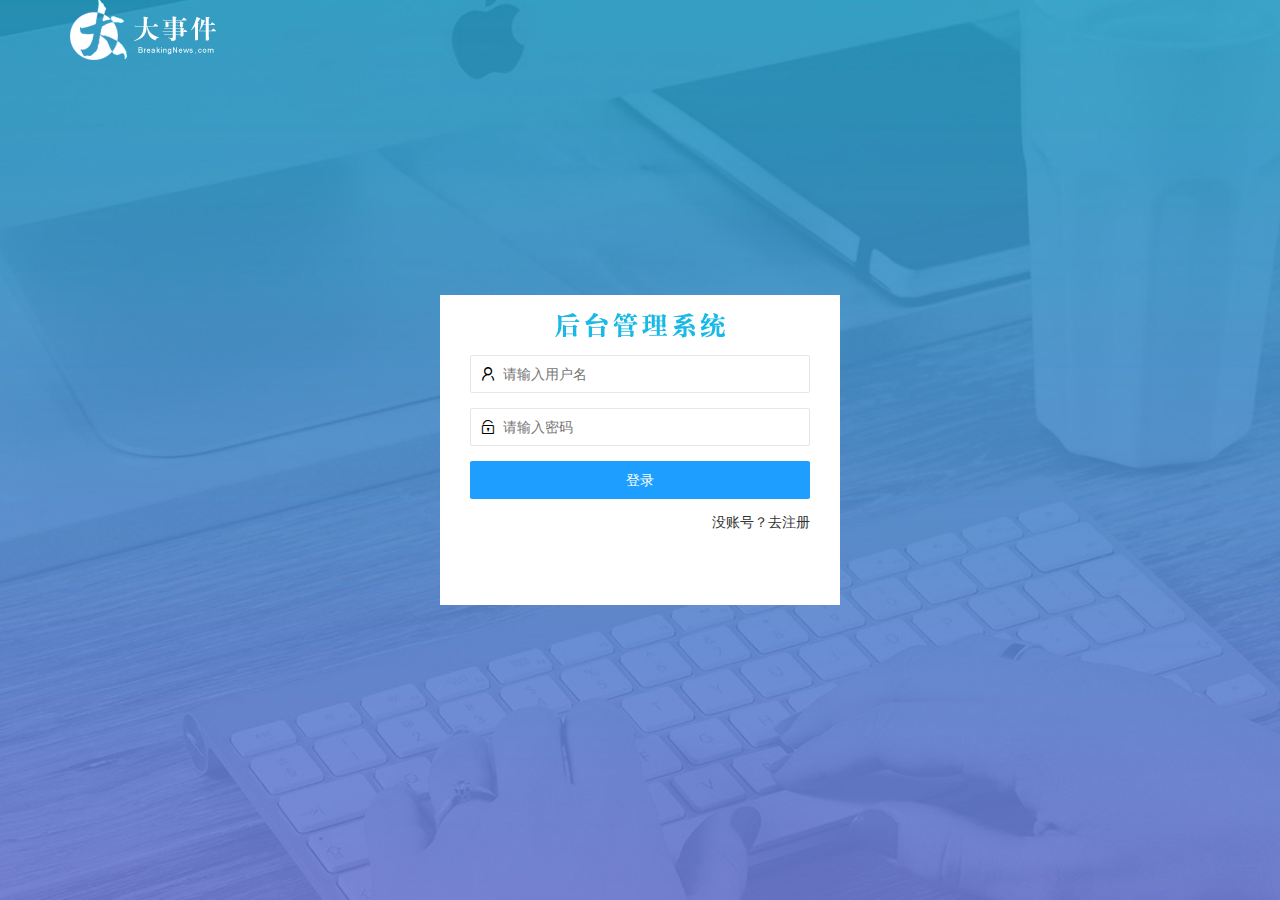
<file: login.html>
<!DOCTYPE html>
<html lang="en">

<head>
    <meta charset="UTF-8">
    <meta http-equiv="X-UA-Compatible" content="IE=edge">
    <meta name="viewport" content="width=device-width, initial-scale=1.0">
    <title>登录界面</title>
    <link rel="stylesheet" href="./assets/lib/layui/css/layui.css">
    <link rel="stylesheet" href="./assets/css/login.css">
</head>

<body>

    <div class="logo layui-main"><img src="./assets/images/logo.png" alt=""></div>
    <div class="login_content">
        <div class="title_box">
        </div>
        <!-- 登录 -->
        <div class="login_box" id="login_box">
            <form class="layui-form" id="form_login">
                <div class="layui-form-item">
                    <i class="layui-icon layui-icon-username"></i>   
                    <input type="text" name="username" required lay-verify="required|" placeholder="请输入用户名"
                        autocomplete="off" class="layui-input">

                </div>
                <div class="layui-form-item">
                    <i class="layui-icon layui-icon-password"></i>   
                    <input type="password" name="password" required lay-verify="required|pwd" placeholder="请输入密码"
                        autocomplete="off" class="layui-input">
                </div>
                <div class="layui-form-item">
                    <button class="layui-btn layui-bg-blue layui-btn-fluid" lay-submit>登录</button>
                </div>
                <div class="layui-form-item links">
                    <a href="javascript:;" id="link_reg">没账号？去注册</a>
                </div>

            </form>
        </div>
        <!-- 注册 -->
        <div class="reg_box" id="reg_box" >
            <form class="layui-form" id="form_reg">
                <div class="layui-form-item">
                    <i class="layui-icon layui-icon-username"></i>   
                    <input type="text" name="username" required lay-verify="required" placeholder="请输入用户名"
                        autocomplete="off" class="layui-input">

                </div>
                <div class="layui-form-item">
                    <i class="layui-icon layui-icon-password"></i>   
                    <input type="password" name="password" required lay-verify="required|pwd" placeholder="请输入密码"
                        autocomplete="off" class="layui-input" id="ps">
                </div>
                <div class="layui-form-item">
                    <i class="layui-icon layui-icon-password"></i>   
                    <input type="password" name="repassword" required lay-verify="required|pwd|repwd" placeholder="再次确认密码"
                        autocomplete="off" class="layui-input">
                </div>
                <div class="layui-form-item">
                    <button class="layui-btn layui-bg-blue layui-btn-fluid" lay-submit>登录</button>
                </div>
                <div class="layui-form-item links">
                   <a href="javascript:;" id="link_login">去登录</a>
                </div>

            </form>
            

        </div>
    </div>
    <script src="./assets/lib/layui/layui.all.js"></script>
   
    <script src="./assets/lib/jquery.js"></script>
    <script src="./assets/js/baseApi.js"></script>
    <script src="./assets/js/login.js"></script>
</body>

</html>
</file>
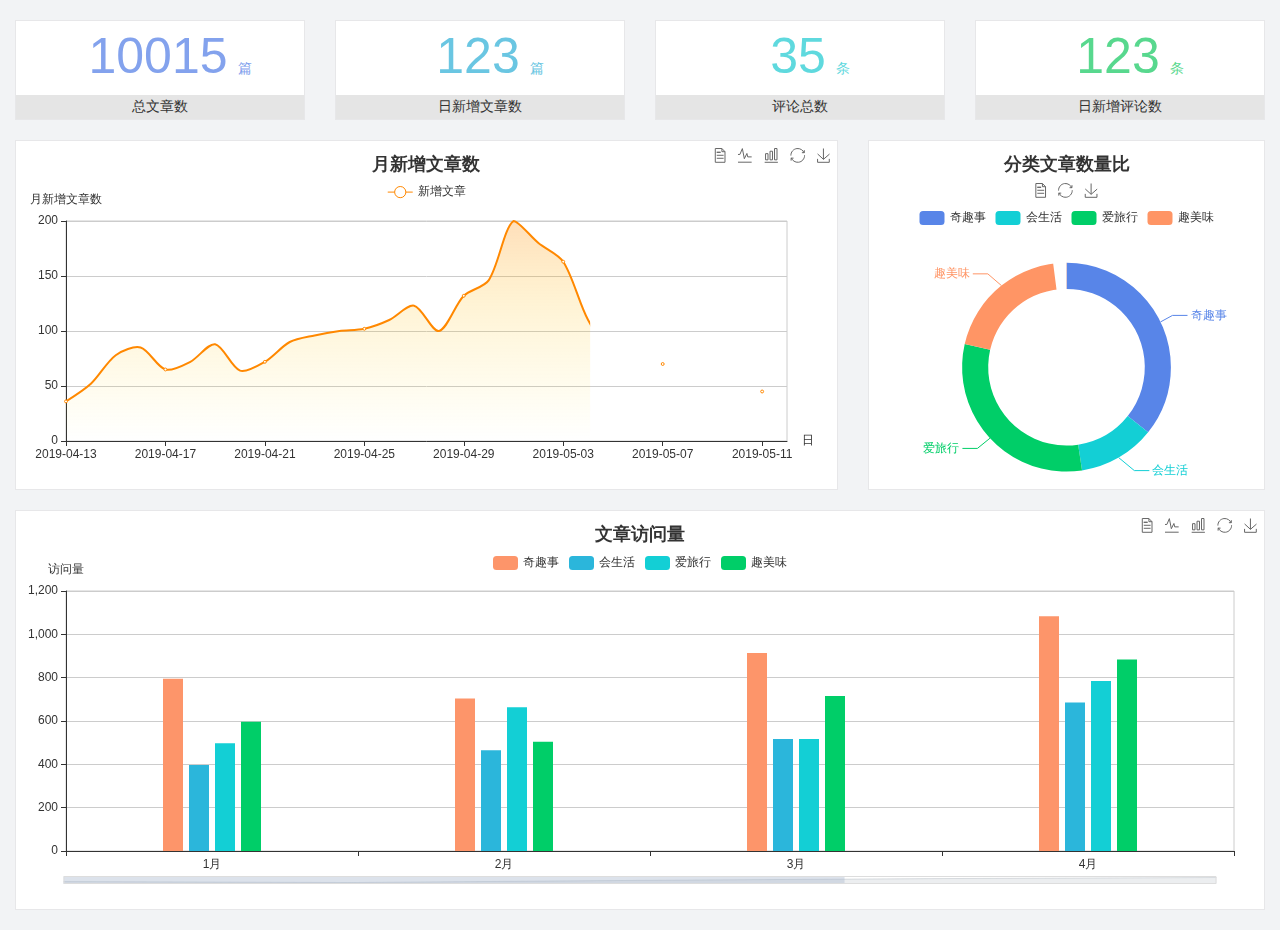
<file: home/dashboard.html>
<!DOCTYPE html>
<html lang="en">

<head>
  <meta charset="UTF-8">
  <meta name="viewport" content="width=device-width, initial-scale=1.0">
  <meta http-equiv="X-UA-Compatible" content="ie=edge">
  <title>图表统计</title>
  <link rel="stylesheet" href="../../assets/lib/bootstrap.css" />
  <link rel="stylesheet" href="../../assets/lib/main.css" />
  <script src="../../assets/lib/jquery.js"></script>
  <script type="text/javascript" src="../../assets/lib/echarts.min.js"></script>
</head>

<body>
  <div class="container-fluid">
    <div class="row spannel_list">
      <div class="col-sm-3 col-xs-6">
        <div class="spannel">
          <em>10015</em><span>篇</span>
          <b>总文章数</b>
        </div>
      </div>
      <div class="col-sm-3 col-xs-6">
        <div class="spannel scolor01">
          <em>123</em><span>篇</span>
          <b>日新增文章数</b>
        </div>
      </div>
      <div class="col-sm-3 col-xs-6">
        <div class="spannel scolor02">
          <em>35</em><span>条</span>
          <b>评论总数</b>
        </div>
      </div>
      <div class="col-sm-3 col-xs-6">
        <div class="spannel scolor03">
          <em>123</em><span>条</span>
          <b>日新增评论数</b>
        </div>
      </div>
    </div>
  </div>

  <div class="container-fluid">
    <div class="row curve-pie">
      <div class="col-lg-8 col-md-8">
        <div class="gragh_pannel" id="curve_show"></div>
      </div>
      <div class="col-lg-4 col-md-4">
        <div class="gragh_pannel" id="pie_show"></div>
      </div>
    </div>
  </div>

  <div class="container-fluid">
    <div class="column_pannel" id="column_show"></div>
  </div>

  <script>
    var oChart = echarts.init(document.getElementById('curve_show'));
    var aList_all = [
      { 'count': 36, 'date': '2019-04-13' },
      { 'count': 52, 'date': '2019-04-14' },
      { 'count': 78, 'date': '2019-04-15' },
      { 'count': 85, 'date': '2019-04-16' },
      { 'count': 65, 'date': '2019-04-17' },
      { 'count': 72, 'date': '2019-04-18' },
      { 'count': 88, 'date': '2019-04-19' },
      { 'count': 64, 'date': '2019-04-20' },
      { 'count': 72, 'date': '2019-04-21' },
      { 'count': 90, 'date': '2019-04-22' },
      { 'count': 96, 'date': '2019-04-23' },
      { 'count': 100, 'date': '2019-04-24' },
      { 'count': 102, 'date': '2019-04-25' },
      { 'count': 110, 'date': '2019-04-26' },
      { 'count': 123, 'date': '2019-04-27' },
      { 'count': 100, 'date': '2019-04-28' },
      { 'count': 132, 'date': '2019-04-29' },
      { 'count': 146, 'date': '2019-04-30' },
      { 'count': 200, 'date': '2019-05-01' },
      { 'count': 180, 'date': '2019-05-02' },
      { 'count': 163, 'date': '2019-05-03' },
      { 'count': 110, 'date': '2019-05-04' },
      { 'count': 80, 'date': '2019-05-05' },
      { 'count': 82, 'date': '2019-05-06' },
      { 'count': 70, 'date': '2019-05-07' },
      { 'count': 65, 'date': '2019-05-08' },
      { 'count': 54, 'date': '2019-05-09' },
      { 'count': 40, 'date': '2019-05-10' },
      { 'count': 45, 'date': '2019-05-11' },
      { 'count': 38, 'date': '2019-05-12' },
    ];

    let aCount = [];
    let aDate = [];

    for (var i = 0; i < aList_all.length; i++) {
      aCount.push(aList_all[i].count);
      aDate.push(aList_all[i].date);
    }

    var chartopt = {
      title: {
        text: '月新增文章数',
        left: 'center',
        top: '10'
      },
      tooltip: {
        trigger: 'axis'
      },
      legend: {
        data: ['新增文章'],
        top: '40'
      },
      toolbox: {
        show: true,
        feature: {
          mark: { show: true },
          dataView: { show: true, readOnly: false },
          magicType: { show: true, type: ['line', 'bar'] },
          restore: { show: true },
          saveAsImage: { show: true }
        }
      },
      calculable: true,
      xAxis: [
        {
          name: '日',
          type: 'category',
          boundaryGap: false,
          data: aDate
        }
      ],
      yAxis: [
        {
          name: '月新增文章数',
          type: 'value'
        }
      ],
      series: [
        {
          name: '新增文章',
          type: 'line',
          smooth: true,
          itemStyle: { normal: { areaStyle: { type: 'default' }, color: '#f80' }, lineStyle: { color: '#f80' } },
          data: aCount
        }],
      areaStyle: {
        normal: {
          color: new echarts.graphic.LinearGradient(0, 0, 0, 1, [{
            offset: 0,
            color: 'rgba(255,136,0,0.39)'
          }, {
            offset: .34,
            color: 'rgba(255,180,0,0.25)'
          }, {
            offset: 1,
            color: 'rgba(255,222,0,0.00)'
          }])

        }
      },
      grid: {
        show: true,
        x: 50,
        x2: 50,
        y: 80,
        height: 220
      }
    };

    oChart.setOption(chartopt);


    var oPie = echarts.init(document.getElementById('pie_show'));
    var oPieopt =
    {
      title: {
        top: 10,
        text: '分类文章数量比',
        x: 'center'
      },
      tooltip: {
        trigger: 'item',
        formatter: "{a} <br/>{b} : {c} ({d}%)"
      },
      color: ['#5885e8', '#13cfd5', '#00ce68', '#ff9565'],
      legend: {
        x: 'center',
        top: 65,
        data: ['奇趣事', '会生活', '爱旅行', '趣美味']
      },
      toolbox: {
        show: true,
        x: 'center',
        top: 35,
        feature: {
          mark: { show: true },
          dataView: { show: true, readOnly: false },
          magicType: {
            show: true,
            type: ['pie', 'funnel'],
            option: {
              funnel: {
                x: '25%',
                width: '50%',
                funnelAlign: 'left',
                max: 1548
              }
            }
          },
          restore: { show: true },
          saveAsImage: { show: true }
        }
      },
      calculable: true,
      series: [
        {
          name: '访问来源',
          type: 'pie',
          radius: ['45%', '60%'],
          center: ['50%', '65%'],
          data: [
            { value: 300, name: '奇趣事' },
            { value: 100, name: '会生活' },
            { value: 260, name: '爱旅行' },
            { value: 180, name: '趣美味' }
          ]
        }
      ]
    };
    oPie.setOption(oPieopt);



    var oColumn = this.echarts.init(document.getElementById('column_show'));
    var oColumnopt =
    {
      title: {
        text: '文章访问量',
        left: 'center',
        top: '10'
      },
      tooltip: {
        trigger: 'axis'
      },
      legend: {
        data: ['奇趣事', '会生活', '爱旅行', '趣美味'],
        top: '40'
      },
      toolbox: {
        show: true,
        feature: {
          mark: { show: true },
          dataView: { show: true, readOnly: false },
          magicType: { show: true, type: ['line', 'bar'] },
          restore: { show: true },
          saveAsImage: { show: true }
        }
      },
      calculable: true,
      xAxis: [
        {
          type: 'category',
          data: ['1月', '2月', '3月', '4月', '5月']
        }
      ],
      yAxis: [
        {
          name: '访问量',
          type: 'value'
        }
      ],
      series: [
        {
          name: '奇趣事',
          type: 'bar',
          barWidth: 20,
          itemStyle: {
            normal: { areaStyle: { type: 'default' }, color: '#fd956a' }
          },
          data: [800, 708, 920, 1090, 1200]
        },
        {
          name: '会生活',
          type: 'bar',
          barWidth: 20,
          itemStyle: {
            normal: { areaStyle: { type: 'default' }, color: '#2bb6db' }
          },
          data: [400, 468, 520, 690, 800]
        },
        {
          name: '爱旅行',
          type: 'bar',
          barWidth: 20,
          itemStyle: {
            normal: { areaStyle: { type: 'default' }, color: '#13cfd5' }
          },
          data: [500, 668, 520, 790, 900]
        },
        {
          name: '趣美味',
          type: 'bar',
          barWidth: 20,
          itemStyle: {
            normal: { areaStyle: { type: 'default' }, color: '#00ce68' }
          },
          data: [600, 508, 720, 890, 1000]
        }
      ],
      grid: {
        show: true,
        x: 50,
        x2: 30,
        y: 80,
        height: 260
      },
      dataZoom: [//给x轴设置滚动条
        {
          start: 0,//默认为0
          end: 100 - 1000 / 31,//默认为100
          type: 'slider',
          show: true,
          xAxisIndex: [0],
          handleSize: 0,//滑动条的 左右2个滑动条的大小
          height: 8,//组件高度
          left: 45, //左边的距离
          right: 50,//右边的距离
          bottom: 26,//右边的距离
          handleColor: '#ddd',//h滑动图标的颜色
          handleStyle: {
            borderColor: "#cacaca",
            borderWidth: "1",
            shadowBlur: 2,
            background: "#ddd",
            shadowColor: "#ddd",
          }
        }]
    };
    oColumn.setOption(oColumnopt);
  </script>
</body>

</html>
</file>
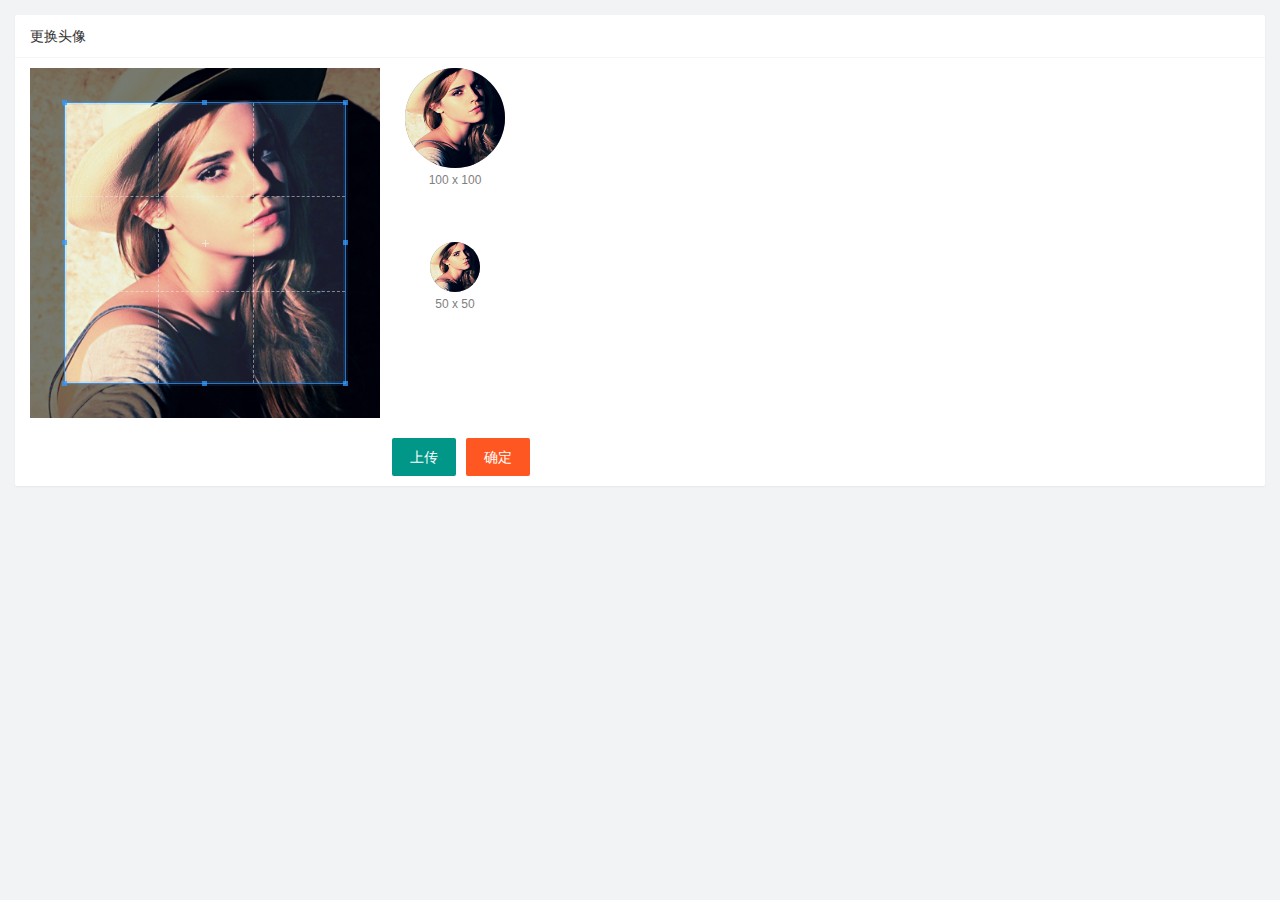
<file: user/user_avater.html>
<!DOCTYPE html>
<html lang="en">

<head>
    <meta charset="UTF-8">
    <meta http-equiv="X-UA-Compatible" content="IE=edge">
    <meta name="viewport" content="width=device-width, initial-scale=1.0">
    <title>Document</title>
    <link rel="stylesheet" href="../assets/lib/layui/css/layui.css">
    <link rel="stylesheet" href="../assets/lib/cropper/cropper.css" />
    <link rel="stylesheet" href="../assets/css/user/user_avater.css">
</head>

<body>
    <div class="layui-card">
        <div class="layui-card-header">更换头像</div>
        <div class="layui-card-body">
            <!-- 第一行的图片裁剪和预览区域 -->
            <div class="row1">
                <!-- 图片裁剪区域 -->
                <div class="cropper-box">
                    <!-- 这个 img 标签很重要，将来会把它初始化为裁剪区域 -->
                    <img id="image" src="/assets/images/sample.jpg" />
                </div>
                <!-- 图片的预览区域 -->
                <div class="preview-box">
                    <div>
                        <!-- 宽高为 100px 的预览区域 -->
                        <div class="img-preview w100"></div>
                        <p class="size">100 x 100</p>
                    </div>
                    <div>
                        <!-- 宽高为 50px 的预览区域 -->
                        <div class="img-preview w50"></div>
                        <p class="size">50 x 50</p>
                    </div>
                </div>
            </div>

            <!-- 第二行的按钮区域 -->
            <div class="row2">
                <!-- accept可以选定上传类型文件 -->
                <input type="file" name="" id="file" accept="image/png,images/jpeg">
                <button type="button" id="btnFile" class="layui-btn">上传</button>
                <button type="button" id="btnUoload" class="layui-btn layui-btn-danger">确定</button>
            </div>
        </div>
    </div>
    <script src="../assets/lib/layui/layui.all.js"></script>
    <script src="../assets/lib/jquery.js"></script>
    <script src="../assets/js/baseApi.js"></script>
    <script src="../assets/lib/cropper/Cropper.js"></script>
    <script src="../assets/lib/cropper/jquery-cropper.js"></script>
    <script src="../assets/js/user/user_avater.js"></script>
</body>

</html>
</file>
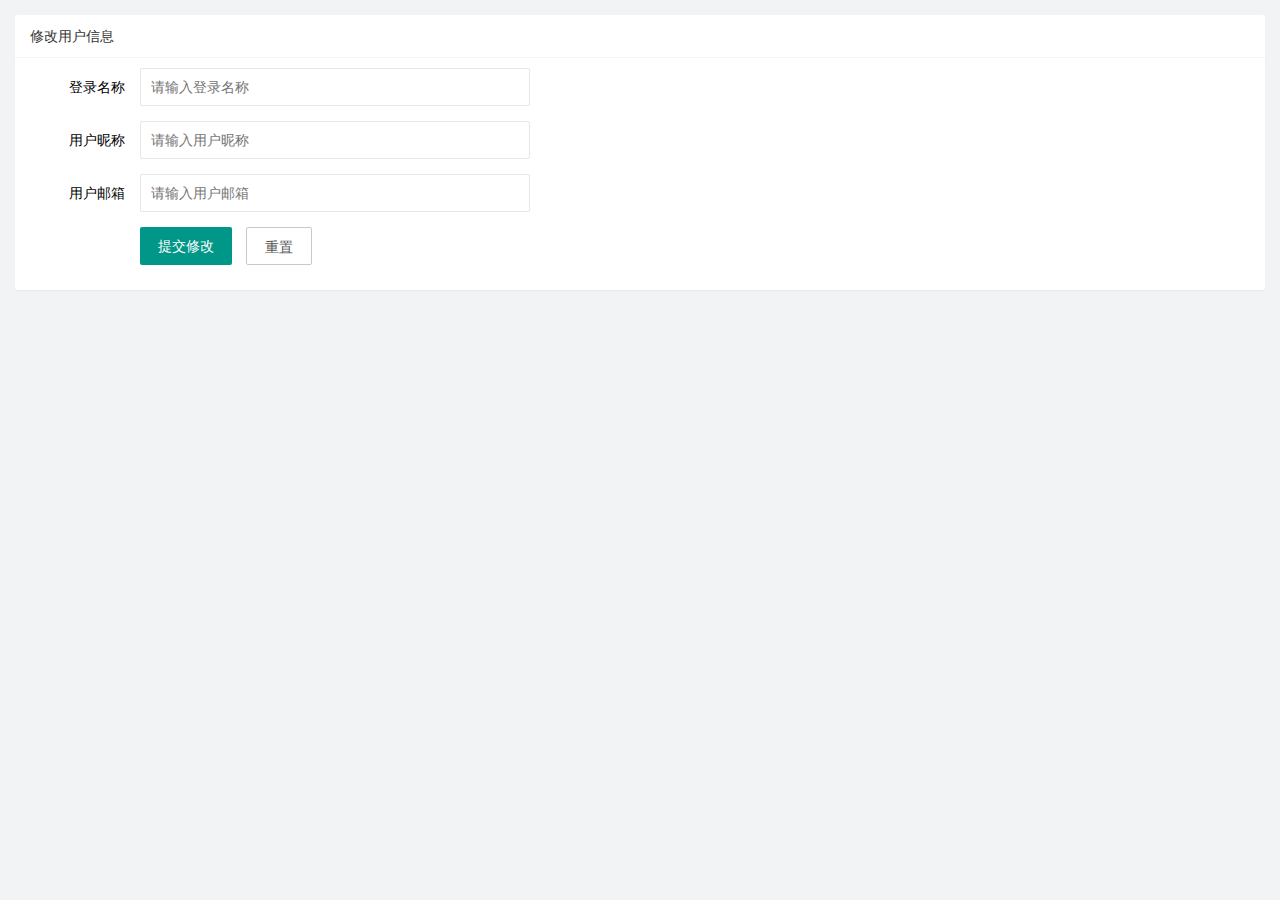
<file: user/user_info.html>
<!DOCTYPE html>
<html lang="en">

<head>
    <meta charset="UTF-8">
    <meta http-equiv="X-UA-Compatible" content="IE=edge">
    <meta name="viewport" content="width=device-width, initial-scale=1.0">
    <title>Document</title>
    <link rel="stylesheet" href="../assets/lib/layui/css/layui.css">
    <link rel="stylesheet" href="../assets/css/user/user_info.css">
</head>

<body>
    <div class="layui-card">
        <div class="layui-card-header">修改用户信息</div>
        <div class="layui-card-body">
            <!-- form表单区 -->
            <form class="layui-form" lay-filter="formUserInfo">
                <!-- 这是隐藏域 -->
                <input type="hidden" name="id">
                <div class="layui-form-item">
                    <label class="layui-form-label">登录名称</label>
                    <div class="layui-input-block">
                        <input type="text" name="username" required  placeholder="请输入登录名称"
                            autocomplete="off" class="layui-input" readonly>
                    </div>
                </div>
                <div class="layui-form-item">
                    <label class="layui-form-label">用户昵称</label>
                    <div class="layui-input-block">
                        <input type="text" name="nickname" required lay-verify="required|nikname" placeholder="请输入用户昵称"
                            autocomplete="off" class="layui-input">
                    </div>
                </div>
                <div class="layui-form-item">
                    <label class="layui-form-label">用户邮箱</label>
                    <div class="layui-input-block">
                        <input type="email" name="email" required lay-verify="required" placeholder="请输入用户邮箱"
                            autocomplete="off" class="layui-input">
                    </div>
                </div>
                <div class="layui-form-item">
                    <div class="layui-input-block">
                      <button class="layui-btn" lay-submit lay-filter="formDemo">提交修改</button>
                      <button type="reset" id="btnreset" class="layui-btn layui-btn-primary">重置</button>
                    </div>
                  </div>
            </form>
        </div>
    </div>
    <script src="../assets/lib/layui/layui.all.js"></script>
    <script src="../assets/lib/jquery.js"></script>
    <script src="../assets/js/baseApi.js"></script>
    <script src="../assets/js/user/user_info.js"></script>
</body>

</html>
</file>
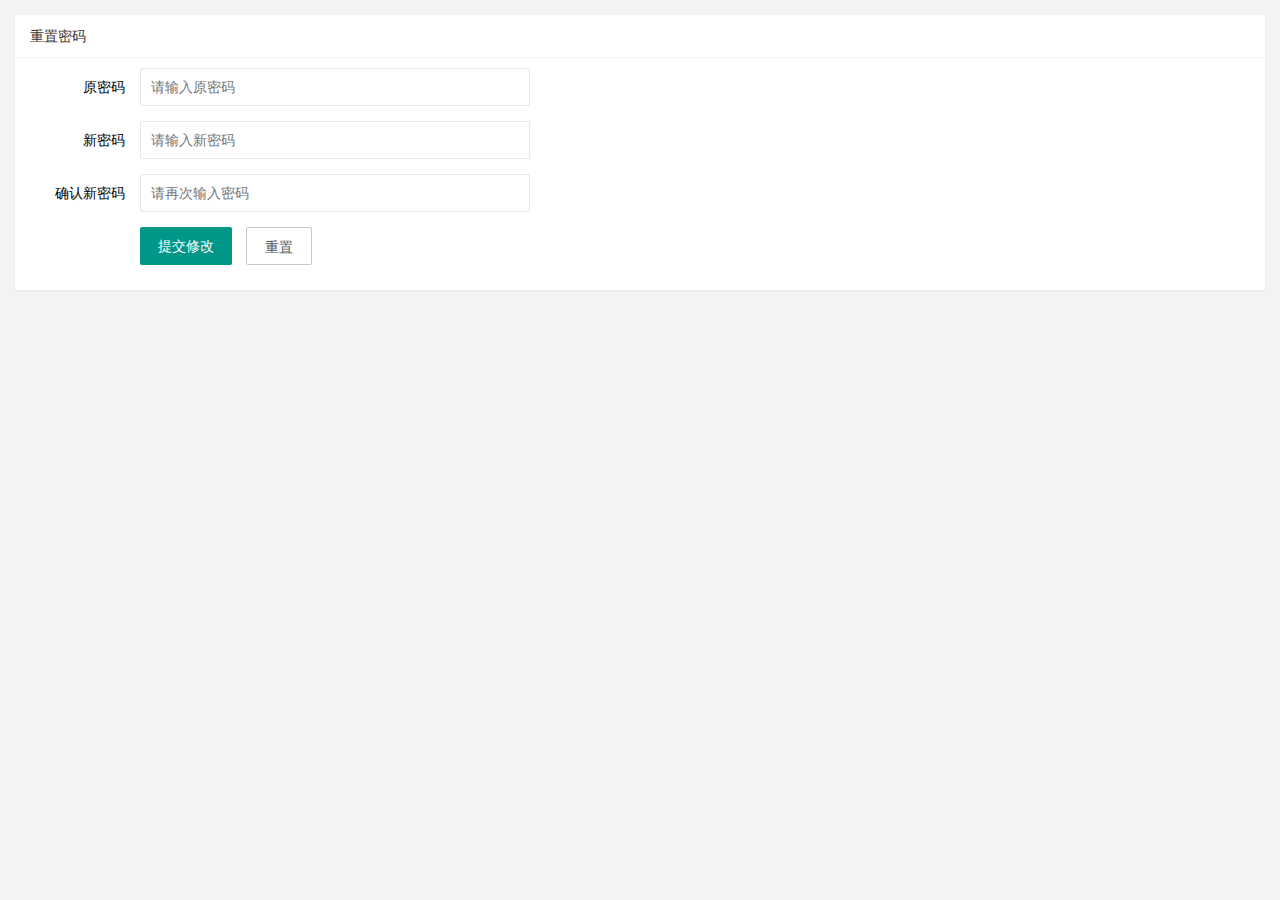
<file: user/user_pwd.html>
<!DOCTYPE html>
<html lang="en">
<head>
    <meta charset="UTF-8">
    <meta http-equiv="X-UA-Compatible" content="IE=edge">
    <meta name="viewport" content="width=device-width, initial-scale=1.0">
    <title>Document</title>
    <link rel="stylesheet" href="../assets/lib/layui/css/layui.css">
    <link rel="stylesheet" href="../assets/css/user/user_pwd.css">
</head>
<body>
    <div class="layui-card">
        <div class="layui-card-header">重置密码</div>
        <div class="layui-card-body">
            <!-- form表单区 -->
            <form class="layui-form" lay-filter="formUserInfo">
                <!-- 这是隐藏域 -->
                <input type="hidden" name="id">
                <div class="layui-form-item">
                    <label class="layui-form-label">原密码</label>
                    <div class="layui-input-block">
                        <input type="password" name="oldPwd" required lay-verify="required|pwd" placeholder="请输入原密码"
                            autocomplete="off" class="layui-input" >
                    </div>
                </div>
                <div class="layui-form-item">
                    <label class="layui-form-label">新密码</label>
                    <div class="layui-input-block">
                        <input type="password" name="newPwd" required lay-verify="required|samePwd|pwd" placeholder="请输入新密码"
                            autocomplete="off" class="layui-input">
                    </div>
                </div>
                <div class="layui-form-item">
                    <label class="layui-form-label">确认新密码</label>
                    <div class="layui-input-block">
                        <input type="password" name="rePwd" required lay-verify="required|rePwd" placeholder="请再次输入密码"
                            autocomplete="off" class="layui-input">
                    </div>
                </div>
                <div class="layui-form-item">
                    <div class="layui-input-block">
                      <button class="layui-btn" lay-submit lay-filter="formDemo">提交修改</button>
                      <button type="reset" id="btnreset" class="layui-btn layui-btn-primary">重置</button>
                    </div>
                  </div>
            </form>
        </div>
    </div>
    <script src="../assets/lib/layui/layui.all.js"></script>
    <script src="../assets/lib/jquery.js"></script>
    <script src="../assets/js/baseApi.js"></script>
    <script src="../assets/js/user/user_pwd.js"></script>
</body>
</html>
</file>
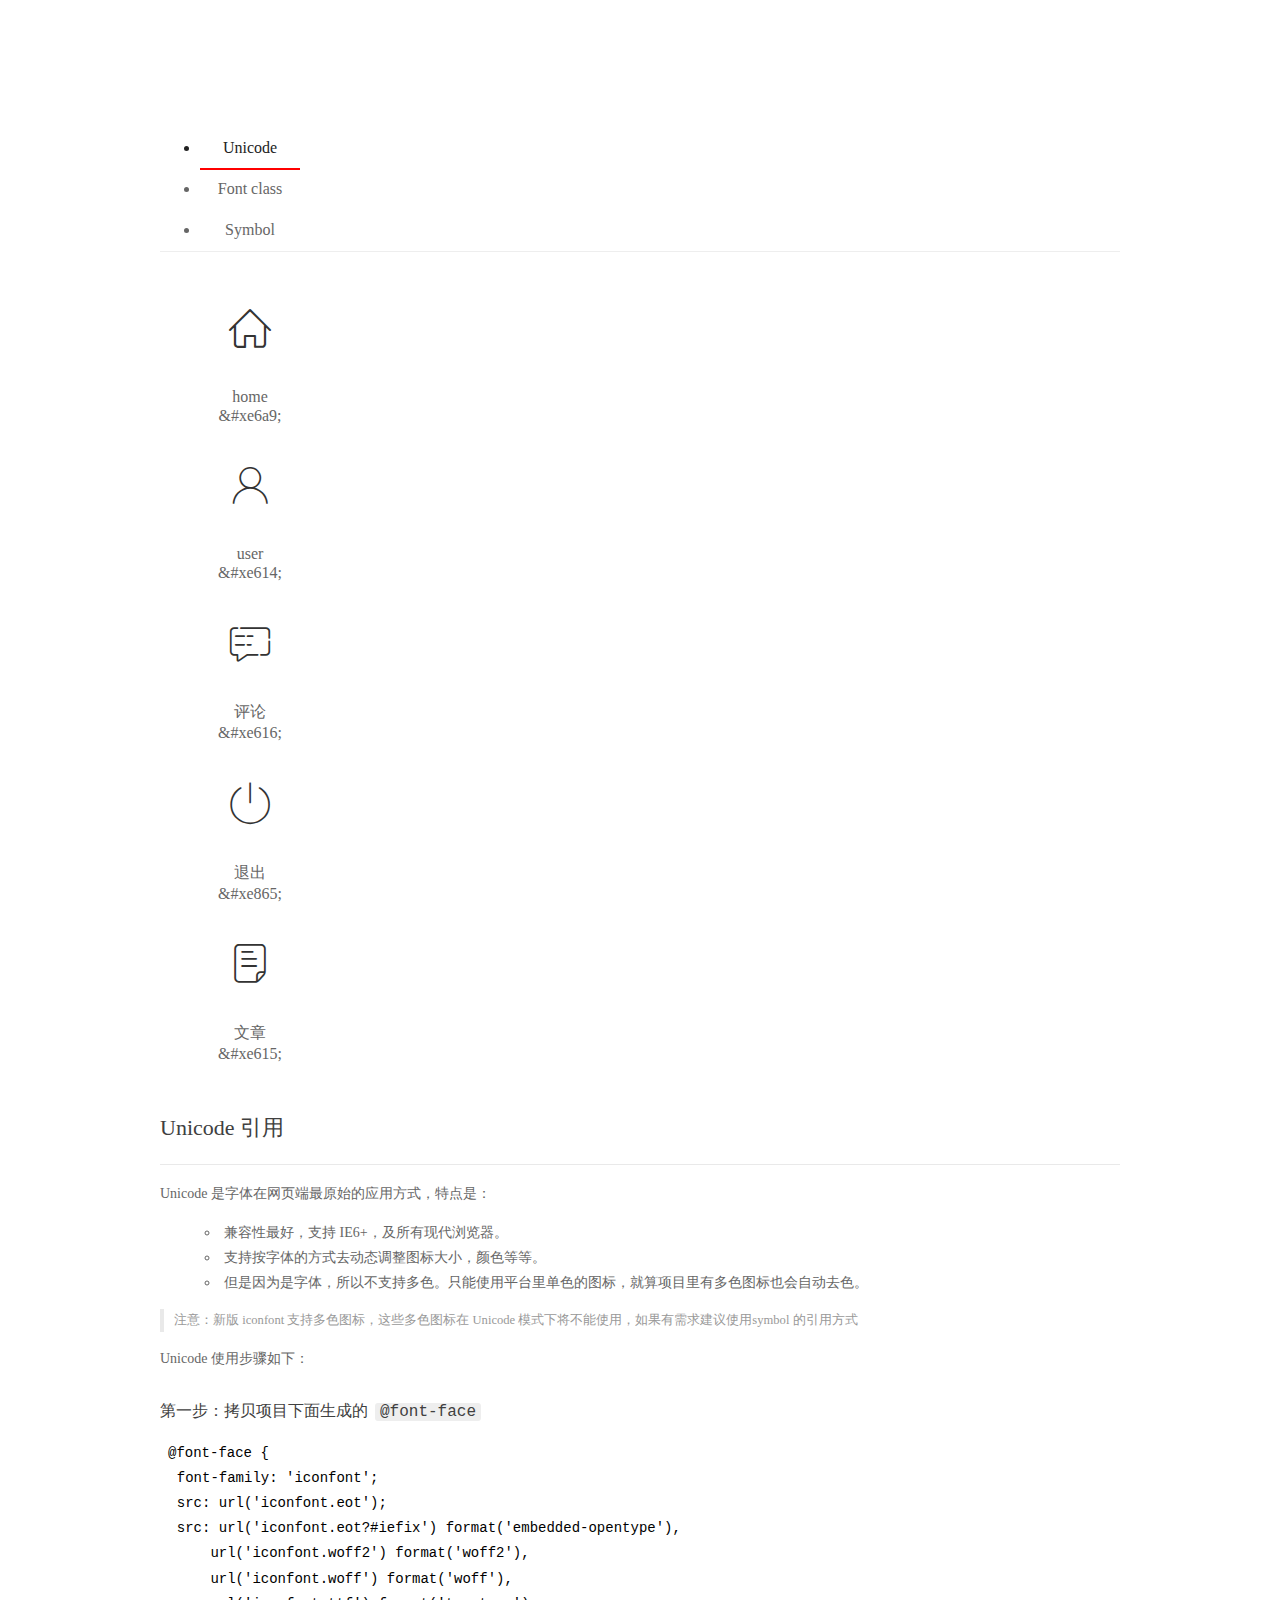
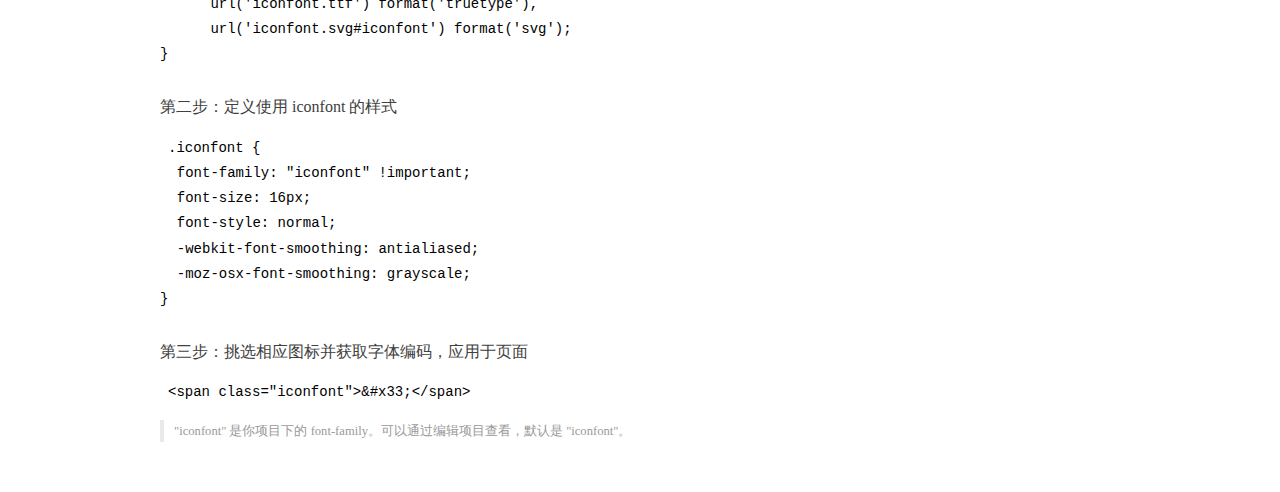
<file: assets/fonts/demo_index.html>
<!DOCTYPE html>
<html>
<head>
  <meta charset="utf-8"/>
  <title>IconFont Demo</title>
  <link rel="shortcut icon" href="https://gtms04.alicdn.com/tps/i4/TB1_oz6GVXXXXaFXpXXJDFnIXXX-64-64.ico" type="image/x-icon"/>
  <link rel="stylesheet" href="https://g.alicdn.com/thx/cube/1.3.2/cube.min.css">
  <link rel="stylesheet" href="demo.css">
  <link rel="stylesheet" href="iconfont.css">
  <script src="iconfont.js"></script>
  <!-- jQuery -->
  <script src="https://a1.alicdn.com/oss/uploads/2018/12/26/7bfddb60-08e8-11e9-9b04-53e73bb6408b.js"></script>
  <!-- 代码高亮 -->
  <script src="https://a1.alicdn.com/oss/uploads/2018/12/26/a3f714d0-08e6-11e9-8a15-ebf944d7534c.js"></script>
</head>
<body>
  <div class="main">
    <h1 class="logo"><a href="https://www.iconfont.cn/" title="iconfont 首页" target="_blank">&#xe86b;</a></h1>
    <div class="nav-tabs">
      <ul id="tabs" class="dib-box">
        <li class="dib active"><span>Unicode</span></li>
        <li class="dib"><span>Font class</span></li>
        <li class="dib"><span>Symbol</span></li>
      </ul>
      
    </div>
    <div class="tab-container">
      <div class="content unicode" style="display: block;">
          <ul class="icon_lists dib-box">
          
            <li class="dib">
              <span class="icon iconfont">&#xe6a9;</span>
                <div class="name">home</div>
                <div class="code-name">&amp;#xe6a9;</div>
              </li>
          
            <li class="dib">
              <span class="icon iconfont">&#xe614;</span>
                <div class="name">user</div>
                <div class="code-name">&amp;#xe614;</div>
              </li>
          
            <li class="dib">
              <span class="icon iconfont">&#xe616;</span>
                <div class="name">评论</div>
                <div class="code-name">&amp;#xe616;</div>
              </li>
          
            <li class="dib">
              <span class="icon iconfont">&#xe865;</span>
                <div class="name">退出</div>
                <div class="code-name">&amp;#xe865;</div>
              </li>
          
            <li class="dib">
              <span class="icon iconfont">&#xe615;</span>
                <div class="name">文章</div>
                <div class="code-name">&amp;#xe615;</div>
              </li>
          
          </ul>
          <div class="article markdown">
          <h2 id="unicode-">Unicode 引用</h2>
          <hr>

          <p>Unicode 是字体在网页端最原始的应用方式，特点是：</p>
          <ul>
            <li>兼容性最好，支持 IE6+，及所有现代浏览器。</li>
            <li>支持按字体的方式去动态调整图标大小，颜色等等。</li>
            <li>但是因为是字体，所以不支持多色。只能使用平台里单色的图标，就算项目里有多色图标也会自动去色。</li>
          </ul>
          <blockquote>
            <p>注意：新版 iconfont 支持多色图标，这些多色图标在 Unicode 模式下将不能使用，如果有需求建议使用symbol 的引用方式</p>
          </blockquote>
          <p>Unicode 使用步骤如下：</p>
          <h3 id="-font-face">第一步：拷贝项目下面生成的 <code>@font-face</code></h3>
<pre><code class="language-css"
>@font-face {
  font-family: 'iconfont';
  src: url('iconfont.eot');
  src: url('iconfont.eot?#iefix') format('embedded-opentype'),
      url('iconfont.woff2') format('woff2'),
      url('iconfont.woff') format('woff'),
      url('iconfont.ttf') format('truetype'),
      url('iconfont.svg#iconfont') format('svg');
}
</code></pre>
          <h3 id="-iconfont-">第二步：定义使用 iconfont 的样式</h3>
<pre><code class="language-css"
>.iconfont {
  font-family: "iconfont" !important;
  font-size: 16px;
  font-style: normal;
  -webkit-font-smoothing: antialiased;
  -moz-osx-font-smoothing: grayscale;
}
</code></pre>
          <h3 id="-">第三步：挑选相应图标并获取字体编码，应用于页面</h3>
<pre>
<code class="language-html"
>&lt;span class="iconfont"&gt;&amp;#x33;&lt;/span&gt;
</code></pre>
          <blockquote>
            <p>"iconfont" 是你项目下的 font-family。可以通过编辑项目查看，默认是 "iconfont"。</p>
          </blockquote>
          </div>
      </div>
      <div class="content font-class">
        <ul class="icon_lists dib-box">
          
          <li class="dib">
            <span class="icon iconfont icon-home"></span>
            <div class="name">
              home
            </div>
            <div class="code-name">.icon-home
            </div>
          </li>
          
          <li class="dib">
            <span class="icon iconfont icon-user"></span>
            <div class="name">
              user
            </div>
            <div class="code-name">.icon-user
            </div>
          </li>
          
          <li class="dib">
            <span class="icon iconfont icon-pinglun"></span>
            <div class="name">
              评论
            </div>
            <div class="code-name">.icon-pinglun
            </div>
          </li>
          
          <li class="dib">
            <span class="icon iconfont icon-tuichu"></span>
            <div class="name">
              退出
            </div>
            <div class="code-name">.icon-tuichu
            </div>
          </li>
          
          <li class="dib">
            <span class="icon iconfont icon-16"></span>
            <div class="name">
              文章
            </div>
            <div class="code-name">.icon-16
            </div>
          </li>
          
        </ul>
        <div class="article markdown">
        <h2 id="font-class-">font-class 引用</h2>
        <hr>

        <p>font-class 是 Unicode 使用方式的一种变种，主要是解决 Unicode 书写不直观，语意不明确的问题。</p>
        <p>与 Unicode 使用方式相比，具有如下特点：</p>
        <ul>
          <li>兼容性良好，支持 IE8+，及所有现代浏览器。</li>
          <li>相比于 Unicode 语意明确，书写更直观。可以很容易分辨这个 icon 是什么。</li>
          <li>因为使用 class 来定义图标，所以当要替换图标时，只需要修改 class 里面的 Unicode 引用。</li>
          <li>不过因为本质上还是使用的字体，所以多色图标还是不支持的。</li>
        </ul>
        <p>使用步骤如下：</p>
        <h3 id="-fontclass-">第一步：引入项目下面生成的 fontclass 代码：</h3>
<pre><code class="language-html">&lt;link rel="stylesheet" href="./iconfont.css"&gt;
</code></pre>
        <h3 id="-">第二步：挑选相应图标并获取类名，应用于页面：</h3>
<pre><code class="language-html">&lt;span class="iconfont icon-xxx"&gt;&lt;/span&gt;
</code></pre>
        <blockquote>
          <p>"
            iconfont" 是你项目下的 font-family。可以通过编辑项目查看，默认是 "iconfont"。</p>
        </blockquote>
      </div>
      </div>
      <div class="content symbol">
          <ul class="icon_lists dib-box">
          
            <li class="dib">
                <svg class="icon svg-icon" aria-hidden="true">
                  <use xlink:href="#icon-home"></use>
                </svg>
                <div class="name">home</div>
                <div class="code-name">#icon-home</div>
            </li>
          
            <li class="dib">
                <svg class="icon svg-icon" aria-hidden="true">
                  <use xlink:href="#icon-user"></use>
                </svg>
                <div class="name">user</div>
                <div class="code-name">#icon-user</div>
            </li>
          
            <li class="dib">
                <svg class="icon svg-icon" aria-hidden="true">
                  <use xlink:href="#icon-pinglun"></use>
                </svg>
                <div class="name">评论</div>
                <div class="code-name">#icon-pinglun</div>
            </li>
          
            <li class="dib">
                <svg class="icon svg-icon" aria-hidden="true">
                  <use xlink:href="#icon-tuichu"></use>
                </svg>
                <div class="name">退出</div>
                <div class="code-name">#icon-tuichu</div>
            </li>
          
            <li class="dib">
                <svg class="icon svg-icon" aria-hidden="true">
                  <use xlink:href="#icon-16"></use>
                </svg>
                <div class="name">文章</div>
                <div class="code-name">#icon-16</div>
            </li>
          
          </ul>
          <div class="article markdown">
          <h2 id="symbol-">Symbol 引用</h2>
          <hr>

          <p>这是一种全新的使用方式，应该说这才是未来的主流，也是平台目前推荐的用法。相关介绍可以参考这篇<a href="">文章</a>
            这种用法其实是做了一个 SVG 的集合，与另外两种相比具有如下特点：</p>
          <ul>
            <li>支持多色图标了，不再受单色限制。</li>
            <li>通过一些技巧，支持像字体那样，通过 <code>font-size</code>, <code>color</code> 来调整样式。</li>
            <li>兼容性较差，支持 IE9+，及现代浏览器。</li>
            <li>浏览器渲染 SVG 的性能一般，还不如 png。</li>
          </ul>
          <p>使用步骤如下：</p>
          <h3 id="-symbol-">第一步：引入项目下面生成的 symbol 代码：</h3>
<pre><code class="language-html">&lt;script src="./iconfont.js"&gt;&lt;/script&gt;
</code></pre>
          <h3 id="-css-">第二步：加入通用 CSS 代码（引入一次就行）：</h3>
<pre><code class="language-html">&lt;style&gt;
.icon {
  width: 1em;
  height: 1em;
  vertical-align: -0.15em;
  fill: currentColor;
  overflow: hidden;
}
&lt;/style&gt;
</code></pre>
          <h3 id="-">第三步：挑选相应图标并获取类名，应用于页面：</h3>
<pre><code class="language-html">&lt;svg class="icon" aria-hidden="true"&gt;
  &lt;use xlink:href="#icon-xxx"&gt;&lt;/use&gt;
&lt;/svg&gt;
</code></pre>
          </div>
      </div>

    </div>
  </div>
  <script>
  $(document).ready(function () {
      $('.tab-container .content:first').show()

      $('#tabs li').click(function (e) {
        var tabContent = $('.tab-container .content')
        var index = $(this).index()

        if ($(this).hasClass('active')) {
          return
        } else {
          $('#tabs li').removeClass('active')
          $(this).addClass('active')

          tabContent.hide().eq(index).fadeIn()
        }
      })
    })
  </script>
</body>
</html>
</file>
<file: assets/lib/layui/css/layui.css>
/** layui-v2.5.5 MIT License By https://www.layui.com */
 .layui-inline,img{display:inline-block;vertical-align:middle}h1,h2,h3,h4,h5,h6{font-weight:400}.layui-edge,.layui-header,.layui-inline,.layui-main{position:relative}.layui-body,.layui-edge,.layui-elip{overflow:hidden}.layui-btn,.layui-edge,.layui-inline,img{vertical-align:middle}.layui-btn,.layui-disabled,.layui-icon,.layui-unselect{-moz-user-select:none;-webkit-user-select:none;-ms-user-select:none}.layui-elip,.layui-form-checkbox span,.layui-form-pane .layui-form-label{text-overflow:ellipsis;white-space:nowrap}.layui-breadcrumb,.layui-tree-btnGroup{visibility:hidden}blockquote,body,button,dd,div,dl,dt,form,h1,h2,h3,h4,h5,h6,input,li,ol,p,pre,td,textarea,th,ul{margin:0;padding:0;-webkit-tap-highlight-color:rgba(0,0,0,0)}a:active,a:hover{outline:0}img{border:none}li{list-style:none}table{border-collapse:collapse;border-spacing:0}h4,h5,h6{font-size:100%}button,input,optgroup,option,select,textarea{font-family:inherit;font-size:inherit;font-style:inherit;font-weight:inherit;outline:0}pre{white-space:pre-wrap;white-space:-moz-pre-wrap;white-space:-pre-wrap;white-space:-o-pre-wrap;word-wrap:break-word}body{line-height:24px;font:14px Helvetica Neue,Helvetica,PingFang SC,Tahoma,Arial,sans-serif}hr{height:1px;margin:10px 0;border:0;clear:both}a{color:#333;text-decoration:none}a:hover{color:#777}a cite{font-style:normal;*cursor:pointer}.layui-border-box,.layui-border-box *{box-sizing:border-box}.layui-box,.layui-box *{box-sizing:content-box}.layui-clear{clear:both;*zoom:1}.layui-clear:after{content:'\20';clear:both;*zoom:1;display:block;height:0}.layui-inline{*display:inline;*zoom:1}.layui-edge{display:inline-block;width:0;height:0;border-width:6px;border-style:dashed;border-color:transparent}.layui-edge-top{top:-4px;border-bottom-color:#999;border-bottom-style:solid}.layui-edge-right{border-left-color:#999;border-left-style:solid}.layui-edge-bottom{top:2px;border-top-color:#999;border-top-style:solid}.layui-edge-left{border-right-color:#999;border-right-style:solid}.layui-disabled,.layui-disabled:hover{color:#d2d2d2!important;cursor:not-allowed!important}.layui-circle{border-radius:100%}.layui-show{display:block!important}.layui-hide{display:none!important}@font-face{font-family:layui-icon;src:url(../font/iconfont.eot?v=250);src:url(../font/iconfont.eot?v=250#iefix) format('embedded-opentype'),url(../font/iconfont.woff2?v=250) format('woff2'),url(../font/iconfont.woff?v=250) format('woff'),url(../font/iconfont.ttf?v=250) format('truetype'),url(../font/iconfont.svg?v=250#layui-icon) format('svg')}.layui-icon{font-family:layui-icon!important;font-size:16px;font-style:normal;-webkit-font-smoothing:antialiased;-moz-osx-font-smoothing:grayscale}.layui-icon-reply-fill:before{content:"\e611"}.layui-icon-set-fill:before{content:"\e614"}.layui-icon-menu-fill:before{content:"\e60f"}.layui-icon-search:before{content:"\e615"}.layui-icon-share:before{content:"\e641"}.layui-icon-set-sm:before{content:"\e620"}.layui-icon-engine:before{content:"\e628"}.layui-icon-close:before{content:"\1006"}.layui-icon-close-fill:before{content:"\1007"}.layui-icon-chart-screen:before{content:"\e629"}.layui-icon-star:before{content:"\e600"}.layui-icon-circle-dot:before{content:"\e617"}.layui-icon-chat:before{content:"\e606"}.layui-icon-release:before{content:"\e609"}.layui-icon-list:before{content:"\e60a"}.layui-icon-chart:before{content:"\e62c"}.layui-icon-ok-circle:before{content:"\1005"}.layui-icon-layim-theme:before{content:"\e61b"}.layui-icon-table:before{content:"\e62d"}.layui-icon-right:before{content:"\e602"}.layui-icon-left:before{content:"\e603"}.layui-icon-cart-simple:before{content:"\e698"}.layui-icon-face-cry:before{content:"\e69c"}.layui-icon-face-smile:before{content:"\e6af"}.layui-icon-survey:before{content:"\e6b2"}.layui-icon-tree:before{content:"\e62e"}.layui-icon-upload-circle:before{content:"\e62f"}.layui-icon-add-circle:before{content:"\e61f"}.layui-icon-download-circle:before{content:"\e601"}.layui-icon-templeate-1:before{content:"\e630"}.layui-icon-util:before{content:"\e631"}.layui-icon-face-surprised:before{content:"\e664"}.layui-icon-edit:before{content:"\e642"}.layui-icon-speaker:before{content:"\e645"}.layui-icon-down:before{content:"\e61a"}.layui-icon-file:before{content:"\e621"}.layui-icon-layouts:before{content:"\e632"}.layui-icon-rate-half:before{content:"\e6c9"}.layui-icon-add-circle-fine:before{content:"\e608"}.layui-icon-prev-circle:before{content:"\e633"}.layui-icon-read:before{content:"\e705"}.layui-icon-404:before{content:"\e61c"}.layui-icon-carousel:before{content:"\e634"}.layui-icon-help:before{content:"\e607"}.layui-icon-code-circle:before{content:"\e635"}.layui-icon-water:before{content:"\e636"}.layui-icon-username:before{content:"\e66f"}.layui-icon-find-fill:before{content:"\e670"}.layui-icon-about:before{content:"\e60b"}.layui-icon-location:before{content:"\e715"}.layui-icon-up:before{content:"\e619"}.layui-icon-pause:before{content:"\e651"}.layui-icon-date:before{content:"\e637"}.layui-icon-layim-uploadfile:before{content:"\e61d"}.layui-icon-delete:before{content:"\e640"}.layui-icon-play:before{content:"\e652"}.layui-icon-top:before{content:"\e604"}.layui-icon-friends:before{content:"\e612"}.layui-icon-refresh-3:before{content:"\e9aa"}.layui-icon-ok:before{content:"\e605"}.layui-icon-layer:before{content:"\e638"}.layui-icon-face-smile-fine:before{content:"\e60c"}.layui-icon-dollar:before{content:"\e659"}.layui-icon-group:before{content:"\e613"}.layui-icon-layim-download:before{content:"\e61e"}.layui-icon-picture-fine:before{content:"\e60d"}.layui-icon-link:before{content:"\e64c"}.layui-icon-diamond:before{content:"\e735"}.layui-icon-log:before{content:"\e60e"}.layui-icon-rate-solid:before{content:"\e67a"}.layui-icon-fonts-del:before{content:"\e64f"}.layui-icon-unlink:before{content:"\e64d"}.layui-icon-fonts-clear:before{content:"\e639"}.layui-icon-triangle-r:before{content:"\e623"}.layui-icon-circle:before{content:"\e63f"}.layui-icon-radio:before{content:"\e643"}.layui-icon-align-center:before{content:"\e647"}.layui-icon-align-right:before{content:"\e648"}.layui-icon-align-left:before{content:"\e649"}.layui-icon-loading-1:before{content:"\e63e"}.layui-icon-return:before{content:"\e65c"}.layui-icon-fonts-strong:before{content:"\e62b"}.layui-icon-upload:before{content:"\e67c"}.layui-icon-dialogue:before{content:"\e63a"}.layui-icon-video:before{content:"\e6ed"}.layui-icon-headset:before{content:"\e6fc"}.layui-icon-cellphone-fine:before{content:"\e63b"}.layui-icon-add-1:before{content:"\e654"}.layui-icon-face-smile-b:before{content:"\e650"}.layui-icon-fonts-html:before{content:"\e64b"}.layui-icon-form:before{content:"\e63c"}.layui-icon-cart:before{content:"\e657"}.layui-icon-camera-fill:before{content:"\e65d"}.layui-icon-tabs:before{content:"\e62a"}.layui-icon-fonts-code:before{content:"\e64e"}.layui-icon-fire:before{content:"\e756"}.layui-icon-set:before{content:"\e716"}.layui-icon-fonts-u:before{content:"\e646"}.layui-icon-triangle-d:before{content:"\e625"}.layui-icon-tips:before{content:"\e702"}.layui-icon-picture:before{content:"\e64a"}.layui-icon-more-vertical:before{content:"\e671"}.layui-icon-flag:before{content:"\e66c"}.layui-icon-loading:before{content:"\e63d"}.layui-icon-fonts-i:before{content:"\e644"}.layui-icon-refresh-1:before{content:"\e666"}.layui-icon-rmb:before{content:"\e65e"}.layui-icon-home:before{content:"\e68e"}.layui-icon-user:before{content:"\e770"}.layui-icon-notice:before{content:"\e667"}.layui-icon-login-weibo:before{content:"\e675"}.layui-icon-voice:before{content:"\e688"}.layui-icon-upload-drag:before{content:"\e681"}.layui-icon-login-qq:before{content:"\e676"}.layui-icon-snowflake:before{content:"\e6b1"}.layui-icon-file-b:before{content:"\e655"}.layui-icon-template:before{content:"\e663"}.layui-icon-auz:before{content:"\e672"}.layui-icon-console:before{content:"\e665"}.layui-icon-app:before{content:"\e653"}.layui-icon-prev:before{content:"\e65a"}.layui-icon-website:before{content:"\e7ae"}.layui-icon-next:before{content:"\e65b"}.layui-icon-component:before{content:"\e857"}.layui-icon-more:before{content:"\e65f"}.layui-icon-login-wechat:before{content:"\e677"}.layui-icon-shrink-right:before{content:"\e668"}.layui-icon-spread-left:before{content:"\e66b"}.layui-icon-camera:before{content:"\e660"}.layui-icon-note:before{content:"\e66e"}.layui-icon-refresh:before{content:"\e669"}.layui-icon-female:before{content:"\e661"}.layui-icon-male:before{content:"\e662"}.layui-icon-password:before{content:"\e673"}.layui-icon-senior:before{content:"\e674"}.layui-icon-theme:before{content:"\e66a"}.layui-icon-tread:before{content:"\e6c5"}.layui-icon-praise:before{content:"\e6c6"}.layui-icon-star-fill:before{content:"\e658"}.layui-icon-rate:before{content:"\e67b"}.layui-icon-template-1:before{content:"\e656"}.layui-icon-vercode:before{content:"\e679"}.layui-icon-cellphone:before{content:"\e678"}.layui-icon-screen-full:before{content:"\e622"}.layui-icon-screen-restore:before{content:"\e758"}.layui-icon-cols:before{content:"\e610"}.layui-icon-export:before{content:"\e67d"}.layui-icon-print:before{content:"\e66d"}.layui-icon-slider:before{content:"\e714"}.layui-icon-addition:before{content:"\e624"}.layui-icon-subtraction:before{content:"\e67e"}.layui-icon-service:before{content:"\e626"}.layui-icon-transfer:before{content:"\e691"}.layui-main{width:1140px;margin:0 auto}.layui-header{z-index:1000;height:60px}.layui-header a:hover{transition:all .5s;-webkit-transition:all .5s}.layui-side{position:fixed;left:0;top:0;bottom:0;z-index:999;width:200px;overflow-x:hidden}.layui-side-scroll{position:relative;width:220px;height:100%;overflow-x:hidden}.layui-body{position:absolute;left:200px;right:0;top:0;bottom:0;z-index:998;width:auto;overflow-y:auto;box-sizing:border-box}.layui-layout-body{overflow:hidden}.layui-layout-admin .layui-header{background-color:#23262E}.layui-layout-admin .layui-side{top:60px;width:200px;overflow-x:hidden}.layui-layout-admin .layui-body{position:fixed;top:60px;bottom:44px}.layui-layout-admin .layui-main{width:auto;margin:0 15px}.layui-layout-admin .layui-footer{position:fixed;left:200px;right:0;bottom:0;height:44px;line-height:44px;padding:0 15px;background-color:#eee}.layui-layout-admin .layui-logo{position:absolute;left:0;top:0;width:200px;height:100%;line-height:60px;text-align:center;color:#009688;font-size:16px}.layui-layout-admin .layui-header .layui-nav{background:0 0}.layui-layout-left{position:absolute!important;left:200px;top:0}.layui-layout-right{position:absolute!important;right:0;top:0}.layui-container{position:relative;margin:0 auto;padding:0 15px;box-sizing:border-box}.layui-fluid{position:relative;margin:0 auto;padding:0 15px}.layui-row:after,.layui-row:before{content:'';display:block;clear:both}.layui-col-lg1,.layui-col-lg10,.layui-col-lg11,.layui-col-lg12,.layui-col-lg2,.layui-col-lg3,.layui-col-lg4,.layui-col-lg5,.layui-col-lg6,.layui-col-lg7,.layui-col-lg8,.layui-col-lg9,.layui-col-md1,.layui-col-md10,.layui-col-md11,.layui-col-md12,.layui-col-md2,.layui-col-md3,.layui-col-md4,.layui-col-md5,.layui-col-md6,.layui-col-md7,.layui-col-md8,.layui-col-md9,.layui-col-sm1,.layui-col-sm10,.layui-col-sm11,.layui-col-sm12,.layui-col-sm2,.layui-col-sm3,.layui-col-sm4,.layui-col-sm5,.layui-col-sm6,.layui-col-sm7,.layui-col-sm8,.layui-col-sm9,.layui-col-xs1,.layui-col-xs10,.layui-col-xs11,.layui-col-xs12,.layui-col-xs2,.layui-col-xs3,.layui-col-xs4,.layui-col-xs5,.layui-col-xs6,.layui-col-xs7,.layui-col-xs8,.layui-col-xs9{position:relative;display:block;box-sizing:border-box}.layui-col-xs1,.layui-col-xs10,.layui-col-xs11,.layui-col-xs12,.layui-col-xs2,.layui-col-xs3,.layui-col-xs4,.layui-col-xs5,.layui-col-xs6,.layui-col-xs7,.layui-col-xs8,.layui-col-xs9{float:left}.layui-col-xs1{width:8.33333333%}.layui-col-xs2{width:16.66666667%}.layui-col-xs3{width:25%}.layui-col-xs4{width:33.33333333%}.layui-col-xs5{width:41.66666667%}.layui-col-xs6{width:50%}.layui-col-xs7{width:58.33333333%}.layui-col-xs8{width:66.66666667%}.layui-col-xs9{width:75%}.layui-col-xs10{width:83.33333333%}.layui-col-xs11{width:91.66666667%}.layui-col-xs12{width:100%}.layui-col-xs-offset1{margin-left:8.33333333%}.layui-col-xs-offset2{margin-left:16.66666667%}.layui-col-xs-offset3{margin-left:25%}.layui-col-xs-offset4{margin-left:33.33333333%}.layui-col-xs-offset5{margin-left:41.66666667%}.layui-col-xs-offset6{margin-left:50%}.layui-col-xs-offset7{margin-left:58.33333333%}.layui-col-xs-offset8{margin-left:66.66666667%}.layui-col-xs-offset9{margin-left:75%}.layui-col-xs-offset10{margin-left:83.33333333%}.layui-col-xs-offset11{margin-left:91.66666667%}.layui-col-xs-offset12{margin-left:100%}@media screen and (max-width:768px){.layui-hide-xs{display:none!important}.layui-show-xs-block{display:block!important}.layui-show-xs-inline{display:inline!important}.layui-show-xs-inline-block{display:inline-block!important}}@media screen and (min-width:768px){.layui-container{width:750px}.layui-hide-sm{display:none!important}.layui-show-sm-block{display:block!important}.layui-show-sm-inline{display:inline!important}.layui-show-sm-inline-block{display:inline-block!important}.layui-col-sm1,.layui-col-sm10,.layui-col-sm11,.layui-col-sm12,.layui-col-sm2,.layui-col-sm3,.layui-col-sm4,.layui-col-sm5,.layui-col-sm6,.layui-col-sm7,.layui-col-sm8,.layui-col-sm9{float:left}.layui-col-sm1{width:8.33333333%}.layui-col-sm2{width:16.66666667%}.layui-col-sm3{width:25%}.layui-col-sm4{width:33.33333333%}.layui-col-sm5{width:41.66666667%}.layui-col-sm6{width:50%}.layui-col-sm7{width:58.33333333%}.layui-col-sm8{width:66.66666667%}.layui-col-sm9{width:75%}.layui-col-sm10{width:83.33333333%}.layui-col-sm11{width:91.66666667%}.layui-col-sm12{width:100%}.layui-col-sm-offset1{margin-left:8.33333333%}.layui-col-sm-offset2{margin-left:16.66666667%}.layui-col-sm-offset3{margin-left:25%}.layui-col-sm-offset4{margin-left:33.33333333%}.layui-col-sm-offset5{margin-left:41.66666667%}.layui-col-sm-offset6{margin-left:50%}.layui-col-sm-offset7{margin-left:58.33333333%}.layui-col-sm-offset8{margin-left:66.66666667%}.layui-col-sm-offset9{margin-left:75%}.layui-col-sm-offset10{margin-left:83.33333333%}.layui-col-sm-offset11{margin-left:91.66666667%}.layui-col-sm-offset12{margin-left:100%}}@media screen and (min-width:992px){.layui-container{width:970px}.layui-hide-md{display:none!important}.layui-show-md-block{display:block!important}.layui-show-md-inline{display:inline!important}.layui-show-md-inline-block{display:inline-block!important}.layui-col-md1,.layui-col-md10,.layui-col-md11,.layui-col-md12,.layui-col-md2,.layui-col-md3,.layui-col-md4,.layui-col-md5,.layui-col-md6,.layui-col-md7,.layui-col-md8,.layui-col-md9{float:left}.layui-col-md1{width:8.33333333%}.layui-col-md2{width:16.66666667%}.layui-col-md3{width:25%}.layui-col-md4{width:33.33333333%}.layui-col-md5{width:41.66666667%}.layui-col-md6{width:50%}.layui-col-md7{width:58.33333333%}.layui-col-md8{width:66.66666667%}.layui-col-md9{width:75%}.layui-col-md10{width:83.33333333%}.layui-col-md11{width:91.66666667%}.layui-col-md12{width:100%}.layui-col-md-offset1{margin-left:8.33333333%}.layui-col-md-offset2{margin-left:16.66666667%}.layui-col-md-offset3{margin-left:25%}.layui-col-md-offset4{margin-left:33.33333333%}.layui-col-md-offset5{margin-left:41.66666667%}.layui-col-md-offset6{margin-left:50%}.layui-col-md-offset7{margin-left:58.33333333%}.layui-col-md-offset8{margin-left:66.66666667%}.layui-col-md-offset9{margin-left:75%}.layui-col-md-offset10{margin-left:83.33333333%}.layui-col-md-offset11{margin-left:91.66666667%}.layui-col-md-offset12{margin-left:100%}}@media screen and (min-width:1200px){.layui-container{width:1170px}.layui-hide-lg{display:none!important}.layui-show-lg-block{display:block!important}.layui-show-lg-inline{display:inline!important}.layui-show-lg-inline-block{display:inline-block!important}.layui-col-lg1,.layui-col-lg10,.layui-col-lg11,.layui-col-lg12,.layui-col-lg2,.layui-col-lg3,.layui-col-lg4,.layui-col-lg5,.layui-col-lg6,.layui-col-lg7,.layui-col-lg8,.layui-col-lg9{float:left}.layui-col-lg1{width:8.33333333%}.layui-col-lg2{width:16.66666667%}.layui-col-lg3{width:25%}.layui-col-lg4{width:33.33333333%}.layui-col-lg5{width:41.66666667%}.layui-col-lg6{width:50%}.layui-col-lg7{width:58.33333333%}.layui-col-lg8{width:66.66666667%}.layui-col-lg9{width:75%}.layui-col-lg10{width:83.33333333%}.layui-col-lg11{width:91.66666667%}.layui-col-lg12{width:100%}.layui-col-lg-offset1{margin-left:8.33333333%}.layui-col-lg-offset2{margin-left:16.66666667%}.layui-col-lg-offset3{margin-left:25%}.layui-col-lg-offset4{margin-left:33.33333333%}.layui-col-lg-offset5{margin-left:41.66666667%}.layui-col-lg-offset6{margin-left:50%}.layui-col-lg-offset7{margin-left:58.33333333%}.layui-col-lg-offset8{margin-left:66.66666667%}.layui-col-lg-offset9{margin-left:75%}.layui-col-lg-offset10{margin-left:83.33333333%}.layui-col-lg-offset11{margin-left:91.66666667%}.layui-col-lg-offset12{margin-left:100%}}.layui-col-space1{margin:-.5px}.layui-col-space1>*{padding:.5px}.layui-col-space3{margin:-1.5px}.layui-col-space3>*{padding:1.5px}.layui-col-space5{margin:-2.5px}.layui-col-space5>*{padding:2.5px}.layui-col-space8{margin:-3.5px}.layui-col-space8>*{padding:3.5px}.layui-col-space10{margin:-5px}.layui-col-space10>*{padding:5px}.layui-col-space12{margin:-6px}.layui-col-space12>*{padding:6px}.layui-col-space15{margin:-7.5px}.layui-col-space15>*{padding:7.5px}.layui-col-space18{margin:-9px}.layui-col-space18>*{padding:9px}.layui-col-space20{margin:-10px}.layui-col-space20>*{padding:10px}.layui-col-space22{margin:-11px}.layui-col-space22>*{padding:11px}.layui-col-space25{margin:-12.5px}.layui-col-space25>*{padding:12.5px}.layui-col-space30{margin:-15px}.layui-col-space30>*{padding:15px}.layui-btn,.layui-input,.layui-select,.layui-textarea,.layui-upload-button{outline:0;-webkit-appearance:none;transition:all .3s;-webkit-transition:all .3s;box-sizing:border-box}.layui-elem-quote{margin-bottom:10px;padding:15px;line-height:22px;border-left:5px solid #009688;border-radius:0 2px 2px 0;background-color:#f2f2f2}.layui-quote-nm{border-style:solid;border-width:1px 1px 1px 5px;background:0 0}.layui-elem-field{margin-bottom:10px;padding:0;border-width:1px;border-style:solid}.layui-elem-field legend{margin-left:20px;padding:0 10px;font-size:20px;font-weight:300}.layui-field-title{margin:10px 0 20px;border-width:1px 0 0}.layui-field-box{padding:10px 15px}.layui-field-title .layui-field-box{padding:10px 0}.layui-progress{position:relative;height:6px;border-radius:20px;background-color:#e2e2e2}.layui-progress-bar{position:absolute;left:0;top:0;width:0;max-width:100%;height:6px;border-radius:20px;text-align:right;background-color:#5FB878;transition:all .3s;-webkit-transition:all .3s}.layui-progress-big,.layui-progress-big .layui-progress-bar{height:18px;line-height:18px}.layui-progress-text{position:relative;top:-20px;line-height:18px;font-size:12px;color:#666}.layui-progress-big .layui-progress-text{position:static;padding:0 10px;color:#fff}.layui-collapse{border-width:1px;border-style:solid;border-radius:2px}.layui-colla-content,.layui-colla-item{border-top-width:1px;border-top-style:solid}.layui-colla-item:first-child{border-top:none}.layui-colla-title{position:relative;height:42px;line-height:42px;padding:0 15px 0 35px;color:#333;background-color:#f2f2f2;cursor:pointer;font-size:14px;overflow:hidden}.layui-colla-content{display:none;padding:10px 15px;line-height:22px;color:#666}.layui-colla-icon{position:absolute;left:15px;top:0;font-size:14px}.layui-card{margin-bottom:15px;border-radius:2px;background-color:#fff;box-shadow:0 1px 2px 0 rgba(0,0,0,.05)}.layui-card:last-child{margin-bottom:0}.layui-card-header{position:relative;height:42px;line-height:42px;padding:0 15px;border-bottom:1px solid #f6f6f6;color:#333;border-radius:2px 2px 0 0;font-size:14px}.layui-bg-black,.layui-bg-blue,.layui-bg-cyan,.layui-bg-green,.layui-bg-orange,.layui-bg-red{color:#fff!important}.layui-card-body{position:relative;padding:10px 15px;line-height:24px}.layui-card-body[pad15]{padding:15px}.layui-card-body[pad20]{padding:20px}.layui-card-body .layui-table{margin:5px 0}.layui-card .layui-tab{margin:0}.layui-panel-window{position:relative;padding:15px;border-radius:0;border-top:5px solid #E6E6E6;background-color:#fff}.layui-auxiliar-moving{position:fixed;left:0;right:0;top:0;bottom:0;width:100%;height:100%;background:0 0;z-index:9999999999}.layui-form-label,.layui-form-mid,.layui-form-select,.layui-input-block,.layui-input-inline,.layui-textarea{position:relative}.layui-bg-red{background-color:#FF5722!important}.layui-bg-orange{background-color:#FFB800!important}.layui-bg-green{background-color:#009688!important}.layui-bg-cyan{background-color:#2F4056!important}.layui-bg-blue{background-color:#1E9FFF!important}.layui-bg-black{background-color:#393D49!important}.layui-bg-gray{background-color:#eee!important;color:#666!important}.layui-badge-rim,.layui-colla-content,.layui-colla-item,.layui-collapse,.layui-elem-field,.layui-form-pane .layui-form-item[pane],.layui-form-pane .layui-form-label,.layui-input,.layui-layedit,.layui-layedit-tool,.layui-quote-nm,.layui-select,.layui-tab-bar,.layui-tab-card,.layui-tab-title,.layui-tab-title .layui-this:after,.layui-textarea{border-color:#e6e6e6}.layui-timeline-item:before,hr{background-color:#e6e6e6}.layui-text{line-height:22px;font-size:14px;color:#666}.layui-text h1,.layui-text h2,.layui-text h3{font-weight:500;color:#333}.layui-text h1{font-size:30px}.layui-text h2{font-size:24px}.layui-text h3{font-size:18px}.layui-text a:not(.layui-btn){color:#01AAED}.layui-text a:not(.layui-btn):hover{text-decoration:underline}.layui-text ul{padding:5px 0 5px 15px}.layui-text ul li{margin-top:5px;list-style-type:disc}.layui-text em,.layui-word-aux{color:#999!important;padding:0 5px!important}.layui-btn{display:inline-block;height:38px;line-height:38px;padding:0 18px;background-color:#009688;color:#fff;white-space:nowrap;text-align:center;font-size:14px;border:none;border-radius:2px;cursor:pointer}.layui-btn:hover{opacity:.8;filter:alpha(opacity=80);color:#fff}.layui-btn:active{opacity:1;filter:alpha(opacity=100)}.layui-btn+.layui-btn{margin-left:10px}.layui-btn-container{font-size:0}.layui-btn-container .layui-btn{margin-right:10px;margin-bottom:10px}.layui-btn-container .layui-btn+.layui-btn{margin-left:0}.layui-table .layui-btn-container .layui-btn{margin-bottom:9px}.layui-btn-radius{border-radius:100px}.layui-btn .layui-icon{margin-right:3px;font-size:18px;vertical-align:bottom;vertical-align:middle\9}.layui-btn-primary{border:1px solid #C9C9C9;background-color:#fff;color:#555}.layui-btn-primary:hover{border-color:#009688;color:#333}.layui-btn-normal{background-color:#1E9FFF}.layui-btn-warm{background-color:#FFB800}.layui-btn-danger{background-color:#FF5722}.layui-btn-checked{background-color:#5FB878}.layui-btn-disabled,.layui-btn-disabled:active,.layui-btn-disabled:hover{border:1px solid #e6e6e6;background-color:#FBFBFB;color:#C9C9C9;cursor:not-allowed;opacity:1}.layui-btn-lg{height:44px;line-height:44px;padding:0 25px;font-size:16px}.layui-btn-sm{height:30px;line-height:30px;padding:0 10px;font-size:12px}.layui-btn-sm i{font-size:16px!important}.layui-btn-xs{height:22px;line-height:22px;padding:0 5px;font-size:12px}.layui-btn-xs i{font-size:14px!important}.layui-btn-group{display:inline-block;vertical-align:middle;font-size:0}.layui-btn-group .layui-btn{margin-left:0!important;margin-right:0!important;border-left:1px solid rgba(255,255,255,.5);border-radius:0}.layui-btn-group .layui-btn-primary{border-left:none}.layui-btn-group .layui-btn-primary:hover{border-color:#C9C9C9;color:#009688}.layui-btn-group .layui-btn:first-child{border-left:none;border-radius:2px 0 0 2px}.layui-btn-group .layui-btn-primary:first-child{border-left:1px solid #c9c9c9}.layui-btn-group .layui-btn:last-child{border-radius:0 2px 2px 0}.layui-btn-group .layui-btn+.layui-btn{margin-left:0}.layui-btn-group+.layui-btn-group{margin-left:10px}.layui-btn-fluid{width:100%}.layui-input,.layui-select,.layui-textarea{height:38px;line-height:1.3;line-height:38px\9;border-width:1px;border-style:solid;background-color:#fff;border-radius:2px}.layui-input::-webkit-input-placeholder,.layui-select::-webkit-input-placeholder,.layui-textarea::-webkit-input-placeholder{line-height:1.3}.layui-input,.layui-textarea{display:block;width:100%;padding-left:10px}.layui-input:hover,.layui-textarea:hover{border-color:#D2D2D2!important}.layui-input:focus,.layui-textarea:focus{border-color:#C9C9C9!important}.layui-textarea{min-height:100px;height:auto;line-height:20px;padding:6px 10px;resize:vertical}.layui-select{padding:0 10px}.layui-form input[type=checkbox],.layui-form input[type=radio],.layui-form select{display:none}.layui-form [lay-ignore]{display:initial}.layui-form-item{margin-bottom:15px;clear:both;*zoom:1}.layui-form-item:after{content:'\20';clear:both;*zoom:1;display:block;height:0}.layui-form-label{float:left;display:block;padding:9px 15px;width:80px;font-weight:400;line-height:20px;text-align:right}.layui-form-label-col{display:block;float:none;padding:9px 0;line-height:20px;text-align:left}.layui-form-item .layui-inline{margin-bottom:5px;margin-right:10px}.layui-input-block{margin-left:110px;min-height:36px}.layui-input-inline{display:inline-block;vertical-align:middle}.layui-form-item .layui-input-inline{float:left;width:190px;margin-right:10px}.layui-form-text .layui-input-inline{width:auto}.layui-form-mid{float:left;display:block;padding:9px 0!important;line-height:20px;margin-right:10px}.layui-form-danger+.layui-form-select .layui-input,.layui-form-danger:focus{border-color:#FF5722!important}.layui-form-select .layui-input{padding-right:30px;cursor:pointer}.layui-form-select .layui-edge{position:absolute;right:10px;top:50%;margin-top:-3px;cursor:pointer;border-width:6px;border-top-color:#c2c2c2;border-top-style:solid;transition:all .3s;-webkit-transition:all .3s}.layui-form-select dl{display:none;position:absolute;left:0;top:42px;padding:5px 0;z-index:899;min-width:100%;border:1px solid #d2d2d2;max-height:300px;overflow-y:auto;background-color:#fff;border-radius:2px;box-shadow:0 2px 4px rgba(0,0,0,.12);box-sizing:border-box}.layui-form-select dl dd,.layui-form-select dl dt{padding:0 10px;line-height:36px;white-space:nowrap;overflow:hidden;text-overflow:ellipsis}.layui-form-select dl dt{font-size:12px;color:#999}.layui-form-select dl dd{cursor:pointer}.layui-form-select dl dd:hover{background-color:#f2f2f2;-webkit-transition:.5s all;transition:.5s all}.layui-form-select .layui-select-group dd{padding-left:20px}.layui-form-select dl dd.layui-select-tips{padding-left:10px!important;color:#999}.layui-form-select dl dd.layui-this{background-color:#5FB878;color:#fff}.layui-form-checkbox,.layui-form-select dl dd.layui-disabled{background-color:#fff}.layui-form-selected dl{display:block}.layui-form-checkbox,.layui-form-checkbox *,.layui-form-switch{display:inline-block;vertical-align:middle}.layui-form-selected .layui-edge{margin-top:-9px;-webkit-transform:rotate(180deg);transform:rotate(180deg);margin-top:-3px\9}:root .layui-form-selected .layui-edge{margin-top:-9px\0/IE9}.layui-form-selectup dl{top:auto;bottom:42px}.layui-select-none{margin:5px 0;text-align:center;color:#999}.layui-select-disabled .layui-disabled{border-color:#eee!important}.layui-select-disabled .layui-edge{border-top-color:#d2d2d2}.layui-form-checkbox{position:relative;height:30px;line-height:30px;margin-right:10px;padding-right:30px;cursor:pointer;font-size:0;-webkit-transition:.1s linear;transition:.1s linear;box-sizing:border-box}.layui-form-checkbox span{padding:0 10px;height:100%;font-size:14px;border-radius:2px 0 0 2px;background-color:#d2d2d2;color:#fff;overflow:hidden}.layui-form-checkbox:hover span{background-color:#c2c2c2}.layui-form-checkbox i{position:absolute;right:0;top:0;width:30px;height:28px;border:1px solid #d2d2d2;border-left:none;border-radius:0 2px 2px 0;color:#fff;font-size:20px;text-align:center}.layui-form-checkbox:hover i{border-color:#c2c2c2;color:#c2c2c2}.layui-form-checked,.layui-form-checked:hover{border-color:#5FB878}.layui-form-checked span,.layui-form-checked:hover span{background-color:#5FB878}.layui-form-checked i,.layui-form-checked:hover i{color:#5FB878}.layui-form-item .layui-form-checkbox{margin-top:4px}.layui-form-checkbox[lay-skin=primary]{height:auto!important;line-height:normal!important;min-width:18px;min-height:18px;border:none!important;margin-right:0;padding-left:28px;padding-right:0;background:0 0}.layui-form-checkbox[lay-skin=primary] span{padding-left:0;padding-right:15px;line-height:18px;background:0 0;color:#666}.layui-form-checkbox[lay-skin=primary] i{right:auto;left:0;width:16px;height:16px;line-height:16px;border:1px solid #d2d2d2;font-size:12px;border-radius:2px;background-color:#fff;-webkit-transition:.1s linear;transition:.1s linear}.layui-form-checkbox[lay-skin=primary]:hover i{border-color:#5FB878;color:#fff}.layui-form-checked[lay-skin=primary] i{border-color:#5FB878!important;background-color:#5FB878;color:#fff}.layui-checkbox-disbaled[lay-skin=primary] span{background:0 0!important;color:#c2c2c2}.layui-checkbox-disbaled[lay-skin=primary]:hover i{border-color:#d2d2d2}.layui-form-item .layui-form-checkbox[lay-skin=primary]{margin-top:10px}.layui-form-switch{position:relative;height:22px;line-height:22px;min-width:35px;padding:0 5px;margin-top:8px;border:1px solid #d2d2d2;border-radius:20px;cursor:pointer;background-color:#fff;-webkit-transition:.1s linear;transition:.1s linear}.layui-form-switch i{position:absolute;left:5px;top:3px;width:16px;height:16px;border-radius:20px;background-color:#d2d2d2;-webkit-transition:.1s linear;transition:.1s linear}.layui-form-switch em{position:relative;top:0;width:25px;margin-left:21px;padding:0!important;text-align:center!important;color:#999!important;font-style:normal!important;font-size:12px}.layui-form-onswitch{border-color:#5FB878;background-color:#5FB878}.layui-checkbox-disbaled,.layui-checkbox-disbaled i{border-color:#e2e2e2!important}.layui-form-onswitch i{left:100%;margin-left:-21px;background-color:#fff}.layui-form-onswitch em{margin-left:5px;margin-right:21px;color:#fff!important}.layui-checkbox-disbaled span{background-color:#e2e2e2!important}.layui-checkbox-disbaled:hover i{color:#fff!important}[lay-radio]{display:none}.layui-form-radio,.layui-form-radio *{display:inline-block;vertical-align:middle}.layui-form-radio{line-height:28px;margin:6px 10px 0 0;padding-right:10px;cursor:pointer;font-size:0}.layui-form-radio *{font-size:14px}.layui-form-radio>i{margin-right:8px;font-size:22px;color:#c2c2c2}.layui-form-radio>i:hover,.layui-form-radioed>i{color:#5FB878}.layui-radio-disbaled>i{color:#e2e2e2!important}.layui-form-pane .layui-form-label{width:110px;padding:8px 15px;height:38px;line-height:20px;border-width:1px;border-style:solid;border-radius:2px 0 0 2px;text-align:center;background-color:#FBFBFB;overflow:hidden;box-sizing:border-box}.layui-form-pane .layui-input-inline{margin-left:-1px}.layui-form-pane .layui-input-block{margin-left:110px;left:-1px}.layui-form-pane .layui-input{border-radius:0 2px 2px 0}.layui-form-pane .layui-form-text .layui-form-label{float:none;width:100%;border-radius:2px;box-sizing:border-box;text-align:left}.layui-form-pane .layui-form-text .layui-input-inline{display:block;margin:0;top:-1px;clear:both}.layui-form-pane .layui-form-text .layui-input-block{margin:0;left:0;top:-1px}.layui-form-pane .layui-form-text .layui-textarea{min-height:100px;border-radius:0 0 2px 2px}.layui-form-pane .layui-form-checkbox{margin:4px 0 4px 10px}.layui-form-pane .layui-form-radio,.layui-form-pane .layui-form-switch{margin-top:6px;margin-left:10px}.layui-form-pane .layui-form-item[pane]{position:relative;border-width:1px;border-style:solid}.layui-form-pane .layui-form-item[pane] .layui-form-label{position:absolute;left:0;top:0;height:100%;border-width:0 1px 0 0}.layui-form-pane .layui-form-item[pane] .layui-input-inline{margin-left:110px}@media screen and (max-width:450px){.layui-form-item .layui-form-label{text-overflow:ellipsis;overflow:hidden;white-space:nowrap}.layui-form-item .layui-inline{display:block;margin-right:0;margin-bottom:20px;clear:both}.layui-form-item .layui-inline:after{content:'\20';clear:both;display:block;height:0}.layui-form-item .layui-input-inline{display:block;float:none;left:-3px;width:auto;margin:0 0 10px 112px}.layui-form-item .layui-input-inline+.layui-form-mid{margin-left:110px;top:-5px;padding:0}.layui-form-item .layui-form-checkbox{margin-right:5px;margin-bottom:5px}}.layui-layedit{border-width:1px;border-style:solid;border-radius:2px}.layui-layedit-tool{padding:3px 5px;border-bottom-width:1px;border-bottom-style:solid;font-size:0}.layedit-tool-fixed{position:fixed;top:0;border-top:1px solid #e2e2e2}.layui-layedit-tool .layedit-tool-mid,.layui-layedit-tool .layui-icon{display:inline-block;vertical-align:middle;text-align:center;font-size:14px}.layui-layedit-tool .layui-icon{position:relative;width:32px;height:30px;line-height:30px;margin:3px 5px;color:#777;cursor:pointer;border-radius:2px}.layui-layedit-tool .layui-icon:hover{color:#393D49}.layui-layedit-tool .layui-icon:active{color:#000}.layui-layedit-tool .layedit-tool-active{background-color:#e2e2e2;color:#000}.layui-layedit-tool .layui-disabled,.layui-layedit-tool .layui-disabled:hover{color:#d2d2d2;cursor:not-allowed}.layui-layedit-tool .layedit-tool-mid{width:1px;height:18px;margin:0 10px;background-color:#d2d2d2}.layedit-tool-html{width:50px!important;font-size:30px!important}.layedit-tool-b,.layedit-tool-code,.layedit-tool-help{font-size:16px!important}.layedit-tool-d,.layedit-tool-face,.layedit-tool-image,.layedit-tool-unlink{font-size:18px!important}.layedit-tool-image input{position:absolute;font-size:0;left:0;top:0;width:100%;height:100%;opacity:.01;filter:Alpha(opacity=1);cursor:pointer}.layui-layedit-iframe iframe{display:block;width:100%}#LAY_layedit_code{overflow:hidden}.layui-laypage{display:inline-block;*display:inline;*zoom:1;vertical-align:middle;margin:10px 0;font-size:0}.layui-laypage>a:first-child,.layui-laypage>a:first-child em{border-radius:2px 0 0 2px}.layui-laypage>a:last-child,.layui-laypage>a:last-child em{border-radius:0 2px 2px 0}.layui-laypage>:first-child{margin-left:0!important}.layui-laypage>:last-child{margin-right:0!important}.layui-laypage a,.layui-laypage button,.layui-laypage input,.layui-laypage select,.layui-laypage span{border:1px solid #e2e2e2}.layui-laypage a,.layui-laypage span{display:inline-block;*display:inline;*zoom:1;vertical-align:middle;padding:0 15px;height:28px;line-height:28px;margin:0 -1px 5px 0;background-color:#fff;color:#333;font-size:12px}.layui-flow-more a *,.layui-laypage input,.layui-table-view select[lay-ignore]{display:inline-block}.layui-laypage a:hover{color:#009688}.layui-laypage em{font-style:normal}.layui-laypage .layui-laypage-spr{color:#999;font-weight:700}.layui-laypage a{text-decoration:none}.layui-laypage .layui-laypage-curr{position:relative}.layui-laypage .layui-laypage-curr em{position:relative;color:#fff}.layui-laypage .layui-laypage-curr .layui-laypage-em{position:absolute;left:-1px;top:-1px;padding:1px;width:100%;height:100%;background-color:#009688}.layui-laypage-em{border-radius:2px}.layui-laypage-next em,.layui-laypage-prev em{font-family:Sim sun;font-size:16px}.layui-laypage .layui-laypage-count,.layui-laypage .layui-laypage-limits,.layui-laypage .layui-laypage-refresh,.layui-laypage .layui-laypage-skip{margin-left:10px;margin-right:10px;padding:0;border:none}.layui-laypage .layui-laypage-limits,.layui-laypage .layui-laypage-refresh{vertical-align:top}.layui-laypage .layui-laypage-refresh i{font-size:18px;cursor:pointer}.layui-laypage select{height:22px;padding:3px;border-radius:2px;cursor:pointer}.layui-laypage .layui-laypage-skip{height:30px;line-height:30px;color:#999}.layui-laypage button,.layui-laypage input{height:30px;line-height:30px;border-radius:2px;vertical-align:top;background-color:#fff;box-sizing:border-box}.layui-laypage input{width:40px;margin:0 10px;padding:0 3px;text-align:center}.layui-laypage input:focus,.layui-laypage select:focus{border-color:#009688!important}.layui-laypage button{margin-left:10px;padding:0 10px;cursor:pointer}.layui-table,.layui-table-view{margin:10px 0}.layui-flow-more{margin:10px 0;text-align:center;color:#999;font-size:14px}.layui-flow-more a{height:32px;line-height:32px}.layui-flow-more a *{vertical-align:top}.layui-flow-more a cite{padding:0 20px;border-radius:3px;background-color:#eee;color:#333;font-style:normal}.layui-flow-more a cite:hover{opacity:.8}.layui-flow-more a i{font-size:30px;color:#737383}.layui-table{width:100%;background-color:#fff;color:#666}.layui-table tr{transition:all .3s;-webkit-transition:all .3s}.layui-table th{text-align:left;font-weight:400}.layui-table tbody tr:hover,.layui-table thead tr,.layui-table-click,.layui-table-header,.layui-table-hover,.layui-table-mend,.layui-table-patch,.layui-table-tool,.layui-table-total,.layui-table-total tr,.layui-table[lay-even] tr:nth-child(even){background-color:#f2f2f2}.layui-table td,.layui-table th,.layui-table-col-set,.layui-table-fixed-r,.layui-table-grid-down,.layui-table-header,.layui-table-page,.layui-table-tips-main,.layui-table-tool,.layui-table-total,.layui-table-view,.layui-table[lay-skin=line],.layui-table[lay-skin=row]{border-width:1px;border-style:solid;border-color:#e6e6e6}.layui-table td,.layui-table th{position:relative;padding:9px 15px;min-height:20px;line-height:20px;font-size:14px}.layui-table[lay-skin=line] td,.layui-table[lay-skin=line] th{border-width:0 0 1px}.layui-table[lay-skin=row] td,.layui-table[lay-skin=row] th{border-width:0 1px 0 0}.layui-table[lay-skin=nob] td,.layui-table[lay-skin=nob] th{border:none}.layui-table img{max-width:100px}.layui-table[lay-size=lg] td,.layui-table[lay-size=lg] th{padding:15px 30px}.layui-table-view .layui-table[lay-size=lg] .layui-table-cell{height:40px;line-height:40px}.layui-table[lay-size=sm] td,.layui-table[lay-size=sm] th{font-size:12px;padding:5px 10px}.layui-table-view .layui-table[lay-size=sm] .layui-table-cell{height:20px;line-height:20px}.layui-table[lay-data]{display:none}.layui-table-box{position:relative;overflow:hidden}.layui-table-view .layui-table{position:relative;width:auto;margin:0}.layui-table-view .layui-table[lay-skin=line]{border-width:0 1px 0 0}.layui-table-view .layui-table[lay-skin=row]{border-width:0 0 1px}.layui-table-view .layui-table td,.layui-table-view .layui-table th{padding:5px 0;border-top:none;border-left:none}.layui-table-view .layui-table th.layui-unselect .layui-table-cell span{cursor:pointer}.layui-table-view .layui-table td{cursor:default}.layui-table-view .layui-table td[data-edit=text]{cursor:text}.layui-table-view .layui-form-checkbox[lay-skin=primary] i{width:18px;height:18px}.layui-table-view .layui-form-radio{line-height:0;padding:0}.layui-table-view .layui-form-radio>i{margin:0;font-size:20px}.layui-table-init{position:absolute;left:0;top:0;width:100%;height:100%;text-align:center;z-index:110}.layui-table-init .layui-icon{position:absolute;left:50%;top:50%;margin:-15px 0 0 -15px;font-size:30px;color:#c2c2c2}.layui-table-header{border-width:0 0 1px;overflow:hidden}.layui-table-header .layui-table{margin-bottom:-1px}.layui-table-tool .layui-inline[lay-event]{position:relative;width:26px;height:26px;padding:5px;line-height:16px;margin-right:10px;text-align:center;color:#333;border:1px solid #ccc;cursor:pointer;-webkit-transition:.5s all;transition:.5s all}.layui-table-tool .layui-inline[lay-event]:hover{border:1px solid #999}.layui-table-tool-temp{padding-right:120px}.layui-table-tool-self{position:absolute;right:17px;top:10px}.layui-table-tool .layui-table-tool-self .layui-inline[lay-event]{margin:0 0 0 10px}.layui-table-tool-panel{position:absolute;top:29px;left:-1px;padding:5px 0;min-width:150px;min-height:40px;border:1px solid #d2d2d2;text-align:left;overflow-y:auto;background-color:#fff;box-shadow:0 2px 4px rgba(0,0,0,.12)}.layui-table-cell,.layui-table-tool-panel li{overflow:hidden;text-overflow:ellipsis;white-space:nowrap}.layui-table-tool-panel li{padding:0 10px;line-height:30px;-webkit-transition:.5s all;transition:.5s all}.layui-table-tool-panel li .layui-form-checkbox[lay-skin=primary]{width:100%;padding-left:28px}.layui-table-tool-panel li:hover{background-color:#f2f2f2}.layui-table-tool-panel li .layui-form-checkbox[lay-skin=primary] i{position:absolute;left:0;top:0}.layui-table-tool-panel li .layui-form-checkbox[lay-skin=primary] span{padding:0}.layui-table-tool .layui-table-tool-self .layui-table-tool-panel{left:auto;right:-1px}.layui-table-col-set{position:absolute;right:0;top:0;width:20px;height:100%;border-width:0 0 0 1px;background-color:#fff}.layui-table-sort{width:10px;height:20px;margin-left:5px;cursor:pointer!important}.layui-table-sort .layui-edge{position:absolute;left:5px;border-width:5px}.layui-table-sort .layui-table-sort-asc{top:3px;border-top:none;border-bottom-style:solid;border-bottom-color:#b2b2b2}.layui-table-sort .layui-table-sort-asc:hover{border-bottom-color:#666}.layui-table-sort .layui-table-sort-desc{bottom:5px;border-bottom:none;border-top-style:solid;border-top-color:#b2b2b2}.layui-table-sort .layui-table-sort-desc:hover{border-top-color:#666}.layui-table-sort[lay-sort=asc] .layui-table-sort-asc{border-bottom-color:#000}.layui-table-sort[lay-sort=desc] .layui-table-sort-desc{border-top-color:#000}.layui-table-cell{height:28px;line-height:28px;padding:0 15px;position:relative;box-sizing:border-box}.layui-table-cell .layui-form-checkbox[lay-skin=primary]{top:-1px;padding:0}.layui-table-cell .layui-table-link{color:#01AAED}.laytable-cell-checkbox,.laytable-cell-numbers,.laytable-cell-radio,.laytable-cell-space{padding:0;text-align:center}.layui-table-body{position:relative;overflow:auto;margin-right:-1px;margin-bottom:-1px}.layui-table-body .layui-none{line-height:26px;padding:15px;text-align:center;color:#999}.layui-table-fixed{position:absolute;left:0;top:0;z-index:101}.layui-table-fixed .layui-table-body{overflow:hidden}.layui-table-fixed-l{box-shadow:0 -1px 8px rgba(0,0,0,.08)}.layui-table-fixed-r{left:auto;right:-1px;border-width:0 0 0 1px;box-shadow:-1px 0 8px rgba(0,0,0,.08)}.layui-table-fixed-r .layui-table-header{position:relative;overflow:visible}.layui-table-mend{position:absolute;right:-49px;top:0;height:100%;width:50px}.layui-table-tool{position:relative;z-index:890;width:100%;min-height:50px;line-height:30px;padding:10px 15px;border-width:0 0 1px}.layui-table-tool .layui-btn-container{margin-bottom:-10px}.layui-table-page,.layui-table-total{border-width:1px 0 0;margin-bottom:-1px;overflow:hidden}.layui-table-page{position:relative;width:100%;padding:7px 7px 0;height:41px;font-size:12px;white-space:nowrap}.layui-table-page>div{height:26px}.layui-table-page .layui-laypage{margin:0}.layui-table-page .layui-laypage a,.layui-table-page .layui-laypage span{height:26px;line-height:26px;margin-bottom:10px;border:none;background:0 0}.layui-table-page .layui-laypage a,.layui-table-page .layui-laypage span.layui-laypage-curr{padding:0 12px}.layui-table-page .layui-laypage span{margin-left:0;padding:0}.layui-table-page .layui-laypage .layui-laypage-prev{margin-left:-7px!important}.layui-table-page .layui-laypage .layui-laypage-curr .layui-laypage-em{left:0;top:0;padding:0}.layui-table-page .layui-laypage button,.layui-table-page .layui-laypage input{height:26px;line-height:26px}.layui-table-page .layui-laypage input{width:40px}.layui-table-page .layui-laypage button{padding:0 10px}.layui-table-page select{height:18px}.layui-table-patch .layui-table-cell{padding:0;width:30px}.layui-table-edit{position:absolute;left:0;top:0;width:100%;height:100%;padding:0 14px 1px;border-radius:0;box-shadow:1px 1px 20px rgba(0,0,0,.15)}.layui-table-edit:focus{border-color:#5FB878!important}select.layui-table-edit{padding:0 0 0 10px;border-color:#C9C9C9}.layui-table-view .layui-form-checkbox,.layui-table-view .layui-form-radio,.layui-table-view .layui-form-switch{top:0;margin:0;box-sizing:content-box}.layui-table-view .layui-form-checkbox{top:-1px;height:26px;line-height:26px}.layui-table-view .layui-form-checkbox i{height:26px}.layui-table-grid .layui-table-cell{overflow:visible}.layui-table-grid-down{position:absolute;top:0;right:0;width:26px;height:100%;padding:5px 0;border-width:0 0 0 1px;text-align:center;background-color:#fff;color:#999;cursor:pointer}.layui-table-grid-down .layui-icon{position:absolute;top:50%;left:50%;margin:-8px 0 0 -8px}.layui-table-grid-down:hover{background-color:#fbfbfb}body .layui-table-tips .layui-layer-content{background:0 0;padding:0;box-shadow:0 1px 6px rgba(0,0,0,.12)}.layui-table-tips-main{margin:-44px 0 0 -1px;max-height:150px;padding:8px 15px;font-size:14px;overflow-y:scroll;background-color:#fff;color:#666}.layui-table-tips-c{position:absolute;right:-3px;top:-13px;width:20px;height:20px;padding:3px;cursor:pointer;background-color:#666;border-radius:50%;color:#fff}.layui-table-tips-c:hover{background-color:#777}.layui-table-tips-c:before{position:relative;right:-2px}.layui-upload-file{display:none!important;opacity:.01;filter:Alpha(opacity=1)}.layui-upload-drag,.layui-upload-form,.layui-upload-wrap{display:inline-block}.layui-upload-list{margin:10px 0}.layui-upload-choose{padding:0 10px;color:#999}.layui-upload-drag{position:relative;padding:30px;border:1px dashed #e2e2e2;background-color:#fff;text-align:center;cursor:pointer;color:#999}.layui-upload-drag .layui-icon{font-size:50px;color:#009688}.layui-upload-drag[lay-over]{border-color:#009688}.layui-upload-iframe{position:absolute;width:0;height:0;border:0;visibility:hidden}.layui-upload-wrap{position:relative;vertical-align:middle}.layui-upload-wrap .layui-upload-file{display:block!important;position:absolute;left:0;top:0;z-index:10;font-size:100px;width:100%;height:100%;opacity:.01;filter:Alpha(opacity=1);cursor:pointer}.layui-transfer-active,.layui-transfer-box{display:inline-block;vertical-align:middle}.layui-transfer-box,.layui-transfer-header,.layui-transfer-search{border-width:0;border-style:solid;border-color:#e6e6e6}.layui-transfer-box{position:relative;border-width:1px;width:200px;height:360px;border-radius:2px;background-color:#fff}.layui-transfer-box .layui-form-checkbox{width:100%;margin:0!important}.layui-transfer-header{height:38px;line-height:38px;padding:0 10px;border-bottom-width:1px}.layui-transfer-search{position:relative;padding:10px;border-bottom-width:1px}.layui-transfer-search .layui-input{height:32px;padding-left:30px;font-size:12px}.layui-transfer-search .layui-icon-search{position:absolute;left:20px;top:50%;margin-top:-8px;color:#666}.layui-transfer-active{margin:0 15px}.layui-transfer-active .layui-btn{display:block;margin:0;padding:0 15px;background-color:#5FB878;border-color:#5FB878;color:#fff}.layui-transfer-active .layui-btn-disabled{background-color:#FBFBFB;border-color:#e6e6e6;color:#C9C9C9}.layui-transfer-active .layui-btn:first-child{margin-bottom:15px}.layui-transfer-active .layui-btn .layui-icon{margin:0;font-size:14px!important}.layui-transfer-data{padding:5px 0;overflow:auto}.layui-transfer-data li{height:32px;line-height:32px;padding:0 10px}.layui-transfer-data li:hover{background-color:#f2f2f2;transition:.5s all}.layui-transfer-data .layui-none{padding:15px 10px;text-align:center;color:#999}.layui-nav{position:relative;padding:0 20px;background-color:#393D49;color:#fff;border-radius:2px;font-size:0;box-sizing:border-box}.layui-nav *{font-size:14px}.layui-nav .layui-nav-item{position:relative;display:inline-block;*display:inline;*zoom:1;vertical-align:middle;line-height:60px}.layui-nav .layui-nav-item a{display:block;padding:0 20px;color:#fff;color:rgba(255,255,255,.7);transition:all .3s;-webkit-transition:all .3s}.layui-nav .layui-this:after,.layui-nav-bar,.layui-nav-tree .layui-nav-itemed:after{position:absolute;left:0;top:0;width:0;height:5px;background-color:#5FB878;transition:all .2s;-webkit-transition:all .2s}.layui-nav-bar{z-index:1000}.layui-nav .layui-nav-item a:hover,.layui-nav .layui-this a{color:#fff}.layui-nav .layui-this:after{content:'';top:auto;bottom:0;width:100%}.layui-nav-img{width:30px;height:30px;margin-right:10px;border-radius:50%}.layui-nav .layui-nav-more{content:'';width:0;height:0;border-style:solid dashed dashed;border-color:#fff transparent transparent;overflow:hidden;cursor:pointer;transition:all .2s;-webkit-transition:all .2s;position:absolute;top:50%;right:3px;margin-top:-3px;border-width:6px;border-top-color:rgba(255,255,255,.7)}.layui-nav .layui-nav-mored,.layui-nav-itemed>a .layui-nav-more{margin-top:-9px;border-style:dashed dashed solid;border-color:transparent transparent #fff}.layui-nav-child{display:none;position:absolute;left:0;top:65px;min-width:100%;line-height:36px;padding:5px 0;box-shadow:0 2px 4px rgba(0,0,0,.12);border:1px solid #d2d2d2;background-color:#fff;z-index:100;border-radius:2px;white-space:nowrap}.layui-nav .layui-nav-child a{color:#333}.layui-nav .layui-nav-child a:hover{background-color:#f2f2f2;color:#000}.layui-nav-child dd{position:relative}.layui-nav .layui-nav-child dd.layui-this a,.layui-nav-child dd.layui-this{background-color:#5FB878;color:#fff}.layui-nav-child dd.layui-this:after{display:none}.layui-nav-tree{width:200px;padding:0}.layui-nav-tree .layui-nav-item{display:block;width:100%;line-height:45px}.layui-nav-tree .layui-nav-item a{position:relative;height:45px;line-height:45px;text-overflow:ellipsis;overflow:hidden;white-space:nowrap}.layui-nav-tree .layui-nav-item a:hover{background-color:#4E5465}.layui-nav-tree .layui-nav-bar{width:5px;height:0;background-color:#009688}.layui-nav-tree .layui-nav-child dd.layui-this,.layui-nav-tree .layui-nav-child dd.layui-this a,.layui-nav-tree .layui-this,.layui-nav-tree .layui-this>a,.layui-nav-tree .layui-this>a:hover{background-color:#009688;color:#fff}.layui-nav-tree .layui-this:after{display:none}.layui-nav-itemed>a,.layui-nav-tree .layui-nav-title a,.layui-nav-tree .layui-nav-title a:hover{color:#fff!important}.layui-nav-tree .layui-nav-child{position:relative;z-index:0;top:0;border:none;box-shadow:none}.layui-nav-tree .layui-nav-child a{height:40px;line-height:40px;color:#fff;color:rgba(255,255,255,.7)}.layui-nav-tree .layui-nav-child,.layui-nav-tree .layui-nav-child a:hover{background:0 0;color:#fff}.layui-nav-tree .layui-nav-more{right:10px}.layui-nav-itemed>.layui-nav-child{display:block;padding:0;background-color:rgba(0,0,0,.3)!important}.layui-nav-itemed>.layui-nav-child>.layui-this>.layui-nav-child{display:block}.layui-nav-side{position:fixed;top:0;bottom:0;left:0;overflow-x:hidden;z-index:999}.layui-bg-blue .layui-nav-bar,.layui-bg-blue .layui-nav-itemed:after,.layui-bg-blue .layui-this:after{background-color:#93D1FF}.layui-bg-blue .layui-nav-child dd.layui-this{background-color:#1E9FFF}.layui-bg-blue .layui-nav-itemed>a,.layui-nav-tree.layui-bg-blue .layui-nav-title a,.layui-nav-tree.layui-bg-blue .layui-nav-title a:hover{background-color:#007DDB!important}.layui-breadcrumb{font-size:0}.layui-breadcrumb>*{font-size:14px}.layui-breadcrumb a{color:#999!important}.layui-breadcrumb a:hover{color:#5FB878!important}.layui-breadcrumb a cite{color:#666;font-style:normal}.layui-breadcrumb span[lay-separator]{margin:0 10px;color:#999}.layui-tab{margin:10px 0;text-align:left!important}.layui-tab[overflow]>.layui-tab-title{overflow:hidden}.layui-tab-title{position:relative;left:0;height:40px;white-space:nowrap;font-size:0;border-bottom-width:1px;border-bottom-style:solid;transition:all .2s;-webkit-transition:all .2s}.layui-tab-title li{display:inline-block;*display:inline;*zoom:1;vertical-align:middle;font-size:14px;transition:all .2s;-webkit-transition:all .2s;position:relative;line-height:40px;min-width:65px;padding:0 15px;text-align:center;cursor:pointer}.layui-tab-title li a{display:block}.layui-tab-title .layui-this{color:#000}.layui-tab-title .layui-this:after{position:absolute;left:0;top:0;content:'';width:100%;height:41px;border-width:1px;border-style:solid;border-bottom-color:#fff;border-radius:2px 2px 0 0;box-sizing:border-box;pointer-events:none}.layui-tab-bar{position:absolute;right:0;top:0;z-index:10;width:30px;height:39px;line-height:39px;border-width:1px;border-style:solid;border-radius:2px;text-align:center;background-color:#fff;cursor:pointer}.layui-tab-bar .layui-icon{position:relative;display:inline-block;top:3px;transition:all .3s;-webkit-transition:all .3s}.layui-tab-item{display:none}.layui-tab-more{padding-right:30px;height:auto!important;white-space:normal!important}.layui-tab-more li.layui-this:after{border-bottom-color:#e2e2e2;border-radius:2px}.layui-tab-more .layui-tab-bar .layui-icon{top:-2px;top:3px\9;-webkit-transform:rotate(180deg);transform:rotate(180deg)}:root .layui-tab-more .layui-tab-bar .layui-icon{top:-2px\0/IE9}.layui-tab-content{padding:10px}.layui-tab-title li .layui-tab-close{position:relative;display:inline-block;width:18px;height:18px;line-height:20px;margin-left:8px;top:1px;text-align:center;font-size:14px;color:#c2c2c2;transition:all .2s;-webkit-transition:all .2s}.layui-tab-title li .layui-tab-close:hover{border-radius:2px;background-color:#FF5722;color:#fff}.layui-tab-brief>.layui-tab-title .layui-this{color:#009688}.layui-tab-brief>.layui-tab-more li.layui-this:after,.layui-tab-brief>.layui-tab-title .layui-this:after{border:none;border-radius:0;border-bottom:2px solid #5FB878}.layui-tab-brief[overflow]>.layui-tab-title .layui-this:after{top:-1px}.layui-tab-card{border-width:1px;border-style:solid;border-radius:2px;box-shadow:0 2px 5px 0 rgba(0,0,0,.1)}.layui-tab-card>.layui-tab-title{background-color:#f2f2f2}.layui-tab-card>.layui-tab-title li{margin-right:-1px;margin-left:-1px}.layui-tab-card>.layui-tab-title .layui-this{background-color:#fff}.layui-tab-card>.layui-tab-title .layui-this:after{border-top:none;border-width:1px;border-bottom-color:#fff}.layui-tab-card>.layui-tab-title .layui-tab-bar{height:40px;line-height:40px;border-radius:0;border-top:none;border-right:none}.layui-tab-card>.layui-tab-more .layui-this{background:0 0;color:#5FB878}.layui-tab-card>.layui-tab-more .layui-this:after{border:none}.layui-timeline{padding-left:5px}.layui-timeline-item{position:relative;padding-bottom:20px}.layui-timeline-axis{position:absolute;left:-5px;top:0;z-index:10;width:20px;height:20px;line-height:20px;background-color:#fff;color:#5FB878;border-radius:50%;text-align:center;cursor:pointer}.layui-timeline-axis:hover{color:#FF5722}.layui-timeline-item:before{content:'';position:absolute;left:5px;top:0;z-index:0;width:1px;height:100%}.layui-timeline-item:last-child:before{display:none}.layui-timeline-item:first-child:before{display:block}.layui-timeline-content{padding-left:25px}.layui-timeline-title{position:relative;margin-bottom:10px}.layui-badge,.layui-badge-dot,.layui-badge-rim{position:relative;display:inline-block;padding:0 6px;font-size:12px;text-align:center;background-color:#FF5722;color:#fff;border-radius:2px}.layui-badge{height:18px;line-height:18px}.layui-badge-dot{width:8px;height:8px;padding:0;border-radius:50%}.layui-badge-rim{height:18px;line-height:18px;border-width:1px;border-style:solid;background-color:#fff;color:#666}.layui-btn .layui-badge,.layui-btn .layui-badge-dot{margin-left:5px}.layui-nav .layui-badge,.layui-nav .layui-badge-dot{position:absolute;top:50%;margin:-8px 6px 0}.layui-tab-title .layui-badge,.layui-tab-title .layui-badge-dot{left:5px;top:-2px}.layui-carousel{position:relative;left:0;top:0;background-color:#f8f8f8}.layui-carousel>[carousel-item]{position:relative;width:100%;height:100%;overflow:hidden}.layui-carousel>[carousel-item]:before{position:absolute;content:'\e63d';left:50%;top:50%;width:100px;line-height:20px;margin:-10px 0 0 -50px;text-align:center;color:#c2c2c2;font-family:layui-icon!important;font-size:30px;font-style:normal;-webkit-font-smoothing:antialiased;-moz-osx-font-smoothing:grayscale}.layui-carousel>[carousel-item]>*{display:none;position:absolute;left:0;top:0;width:100%;height:100%;background-color:#f8f8f8;transition-duration:.3s;-webkit-transition-duration:.3s}.layui-carousel-updown>*{-webkit-transition:.3s ease-in-out up;transition:.3s ease-in-out up}.layui-carousel-arrow{display:none\9;opacity:0;position:absolute;left:10px;top:50%;margin-top:-18px;width:36px;height:36px;line-height:36px;text-align:center;font-size:20px;border:0;border-radius:50%;background-color:rgba(0,0,0,.2);color:#fff;-webkit-transition-duration:.3s;transition-duration:.3s;cursor:pointer}.layui-carousel-arrow[lay-type=add]{left:auto!important;right:10px}.layui-carousel:hover .layui-carousel-arrow[lay-type=add],.layui-carousel[lay-arrow=always] .layui-carousel-arrow[lay-type=add]{right:20px}.layui-carousel[lay-arrow=always] .layui-carousel-arrow{opacity:1;left:20px}.layui-carousel[lay-arrow=none] .layui-carousel-arrow{display:none}.layui-carousel-arrow:hover,.layui-carousel-ind ul:hover{background-color:rgba(0,0,0,.35)}.layui-carousel:hover .layui-carousel-arrow{display:block\9;opacity:1;left:20px}.layui-carousel-ind{position:relative;top:-35px;width:100%;line-height:0!important;text-align:center;font-size:0}.layui-carousel[lay-indicator=outside]{margin-bottom:30px}.layui-carousel[lay-indicator=outside] .layui-carousel-ind{top:10px}.layui-carousel[lay-indicator=outside] .layui-carousel-ind ul{background-color:rgba(0,0,0,.5)}.layui-carousel[lay-indicator=none] .layui-carousel-ind{display:none}.layui-carousel-ind ul{display:inline-block;padding:5px;background-color:rgba(0,0,0,.2);border-radius:10px;-webkit-transition-duration:.3s;transition-duration:.3s}.layui-carousel-ind li{display:inline-block;width:10px;height:10px;margin:0 3px;font-size:14px;background-color:#e2e2e2;background-color:rgba(255,255,255,.5);border-radius:50%;cursor:pointer;-webkit-transition-duration:.3s;transition-duration:.3s}.layui-carousel-ind li:hover{background-color:rgba(255,255,255,.7)}.layui-carousel-ind li.layui-this{background-color:#fff}.layui-carousel>[carousel-item]>.layui-carousel-next,.layui-carousel>[carousel-item]>.layui-carousel-prev,.layui-carousel>[carousel-item]>.layui-this{display:block}.layui-carousel>[carousel-item]>.layui-this{left:0}.layui-carousel>[carousel-item]>.layui-carousel-prev{left:-100%}.layui-carousel>[carousel-item]>.layui-carousel-next{left:100%}.layui-carousel>[carousel-item]>.layui-carousel-next.layui-carousel-left,.layui-carousel>[carousel-item]>.layui-carousel-prev.layui-carousel-right{left:0}.layui-carousel>[carousel-item]>.layui-this.layui-carousel-left{left:-100%}.layui-carousel>[carousel-item]>.layui-this.layui-carousel-right{left:100%}.layui-carousel[lay-anim=updown] .layui-carousel-arrow{left:50%!important;top:20px;margin:0 0 0 -18px}.layui-carousel[lay-anim=updown]>[carousel-item]>*,.layui-carousel[lay-anim=fade]>[carousel-item]>*{left:0!important}.layui-carousel[lay-anim=updown] .layui-carousel-arrow[lay-type=add]{top:auto!important;bottom:20px}.layui-carousel[lay-anim=updown] .layui-carousel-ind{position:absolute;top:50%;right:20px;width:auto;height:auto}.layui-carousel[lay-anim=updown] .layui-carousel-ind ul{padding:3px 5px}.layui-carousel[lay-anim=updown] .layui-carousel-ind li{display:block;margin:6px 0}.layui-carousel[lay-anim=updown]>[carousel-item]>.layui-this{top:0}.layui-carousel[lay-anim=updown]>[carousel-item]>.layui-carousel-prev{top:-100%}.layui-carousel[lay-anim=updown]>[carousel-item]>.layui-carousel-next{top:100%}.layui-carousel[lay-anim=updown]>[carousel-item]>.layui-carousel-next.layui-carousel-left,.layui-carousel[lay-anim=updown]>[carousel-item]>.layui-carousel-prev.layui-carousel-right{top:0}.layui-carousel[lay-anim=updown]>[carousel-item]>.layui-this.layui-carousel-left{top:-100%}.layui-carousel[lay-anim=updown]>[carousel-item]>.layui-this.layui-carousel-right{top:100%}.layui-carousel[lay-anim=fade]>[carousel-item]>.layui-carousel-next,.layui-carousel[lay-anim=fade]>[carousel-item]>.layui-carousel-prev{opacity:0}.layui-carousel[lay-anim=fade]>[carousel-item]>.layui-carousel-next.layui-carousel-left,.layui-carousel[lay-anim=fade]>[carousel-item]>.layui-carousel-prev.layui-carousel-right{opacity:1}.layui-carousel[lay-anim=fade]>[carousel-item]>.layui-this.layui-carousel-left,.layui-carousel[lay-anim=fade]>[carousel-item]>.layui-this.layui-carousel-right{opacity:0}.layui-fixbar{position:fixed;right:15px;bottom:15px;z-index:999999}.layui-fixbar li{width:50px;height:50px;line-height:50px;margin-bottom:1px;text-align:center;cursor:pointer;font-size:30px;background-color:#9F9F9F;color:#fff;border-radius:2px;opacity:.95}.layui-fixbar li:hover{opacity:.85}.layui-fixbar li:active{opacity:1}.layui-fixbar .layui-fixbar-top{display:none;font-size:40px}body .layui-util-face{border:none;background:0 0}body .layui-util-face .layui-layer-content{padding:0;background-color:#fff;color:#666;box-shadow:none}.layui-util-face .layui-layer-TipsG{display:none}.layui-util-face ul{position:relative;width:372px;padding:10px;border:1px solid #D9D9D9;background-color:#fff;box-shadow:0 0 20px rgba(0,0,0,.2)}.layui-util-face ul li{cursor:pointer;float:left;border:1px solid #e8e8e8;height:22px;width:26px;overflow:hidden;margin:-1px 0 0 -1px;padding:4px 2px;text-align:center}.layui-util-face ul li:hover{position:relative;z-index:2;border:1px solid #eb7350;background:#fff9ec}.layui-code{position:relative;margin:10px 0;padding:15px;line-height:20px;border:1px solid #ddd;border-left-width:6px;background-color:#F2F2F2;color:#333;font-family:Courier New;font-size:12px}.layui-rate,.layui-rate *{display:inline-block;vertical-align:middle}.layui-rate{padding:10px 5px 10px 0;font-size:0}.layui-rate li i.layui-icon{font-size:20px;color:#FFB800;margin-right:5px;transition:all .3s;-webkit-transition:all .3s}.layui-rate li i:hover{cursor:pointer;transform:scale(1.12);-webkit-transform:scale(1.12)}.layui-rate[readonly] li i:hover{cursor:default;transform:scale(1)}.layui-colorpicker{width:26px;height:26px;border:1px solid #e6e6e6;padding:5px;border-radius:2px;line-height:24px;display:inline-block;cursor:pointer;transition:all .3s;-webkit-transition:all .3s}.layui-colorpicker:hover{border-color:#d2d2d2}.layui-colorpicker.layui-colorpicker-lg{width:34px;height:34px;line-height:32px}.layui-colorpicker.layui-colorpicker-sm{width:24px;height:24px;line-height:22px}.layui-colorpicker.layui-colorpicker-xs{width:22px;height:22px;line-height:20px}.layui-colorpicker-trigger-bgcolor{display:block;background:url([data-uri]);border-radius:2px}.layui-colorpicker-trigger-span{display:block;height:100%;box-sizing:border-box;border:1px solid rgba(0,0,0,.15);border-radius:2px;text-align:center}.layui-colorpicker-trigger-i{display:inline-block;color:#FFF;font-size:12px}.layui-colorpicker-trigger-i.layui-icon-close{color:#999}.layui-colorpicker-main{position:absolute;z-index:66666666;width:280px;padding:7px;background:#FFF;border:1px solid #d2d2d2;border-radius:2px;box-shadow:0 2px 4px rgba(0,0,0,.12)}.layui-colorpicker-main-wrapper{height:180px;position:relative}.layui-colorpicker-basis{width:260px;height:100%;position:relative}.layui-colorpicker-basis-white{width:100%;height:100%;position:absolute;top:0;left:0;background:linear-gradient(90deg,#FFF,hsla(0,0%,100%,0))}.layui-colorpicker-basis-black{width:100%;height:100%;position:absolute;top:0;left:0;background:linear-gradient(0deg,#000,transparent)}.layui-colorpicker-basis-cursor{width:10px;height:10px;border:1px solid #FFF;border-radius:50%;position:absolute;top:-3px;right:-3px;cursor:pointer}.layui-colorpicker-side{position:absolute;top:0;right:0;width:12px;height:100%;background:linear-gradient(red,#FF0,#0F0,#0FF,#00F,#F0F,red)}.layui-colorpicker-side-slider{width:100%;height:5px;box-shadow:0 0 1px #888;box-sizing:border-box;background:#FFF;border-radius:1px;border:1px solid #f0f0f0;cursor:pointer;position:absolute;left:0}.layui-colorpicker-main-alpha{display:none;height:12px;margin-top:7px;background:url([data-uri])}.layui-colorpicker-alpha-bgcolor{height:100%;position:relative}.layui-colorpicker-alpha-slider{width:5px;height:100%;box-shadow:0 0 1px #888;box-sizing:border-box;background:#FFF;border-radius:1px;border:1px solid #f0f0f0;cursor:pointer;position:absolute;top:0}.layui-colorpicker-main-pre{padding-top:7px;font-size:0}.layui-colorpicker-pre{width:20px;height:20px;border-radius:2px;display:inline-block;margin-left:6px;margin-bottom:7px;cursor:pointer}.layui-colorpicker-pre:nth-child(11n+1){margin-left:0}.layui-colorpicker-pre-isalpha{background:url([data-uri])}.layui-colorpicker-pre.layui-this{box-shadow:0 0 3px 2px rgba(0,0,0,.15)}.layui-colorpicker-pre>div{height:100%;border-radius:2px}.layui-colorpicker-main-input{text-align:right;padding-top:7px}.layui-colorpicker-main-input .layui-btn-container .layui-btn{margin:0 0 0 10px}.layui-colorpicker-main-input div.layui-inline{float:left;margin-right:10px;font-size:14px}.layui-colorpicker-main-input input.layui-input{width:150px;height:30px;color:#666}.layui-slider{height:4px;background:#e2e2e2;border-radius:3px;position:relative;cursor:pointer}.layui-slider-bar{border-radius:3px;position:absolute;height:100%}.layui-slider-step{position:absolute;top:0;width:4px;height:4px;border-radius:50%;background:#FFF;-webkit-transform:translateX(-50%);transform:translateX(-50%)}.layui-slider-wrap{width:36px;height:36px;position:absolute;top:-16px;-webkit-transform:translateX(-50%);transform:translateX(-50%);z-index:10;text-align:center}.layui-slider-wrap-btn{width:12px;height:12px;border-radius:50%;background:#FFF;display:inline-block;vertical-align:middle;cursor:pointer;transition:.3s}.layui-slider-wrap:after{content:"";height:100%;display:inline-block;vertical-align:middle}.layui-slider-wrap-btn.layui-slider-hover,.layui-slider-wrap-btn:hover{transform:scale(1.2)}.layui-slider-wrap-btn.layui-disabled:hover{transform:scale(1)!important}.layui-slider-tips{position:absolute;top:-42px;z-index:66666666;white-space:nowrap;display:none;-webkit-transform:translateX(-50%);transform:translateX(-50%);color:#FFF;background:#000;border-radius:3px;height:25px;line-height:25px;padding:0 10px}.layui-slider-tips:after{content:'';position:absolute;bottom:-12px;left:50%;margin-left:-6px;width:0;height:0;border-width:6px;border-style:solid;border-color:#000 transparent transparent}.layui-slider-input{width:70px;height:32px;border:1px solid #e6e6e6;border-radius:3px;font-size:16px;line-height:32px;position:absolute;right:0;top:-15px}.layui-slider-input-btn{display:none;position:absolute;top:0;right:0;width:20px;height:100%;border-left:1px solid #d2d2d2}.layui-slider-input-btn i{cursor:pointer;position:absolute;right:0;bottom:0;width:20px;height:50%;font-size:12px;line-height:16px;text-align:center;color:#999}.layui-slider-input-btn i:first-child{top:0;border-bottom:1px solid #d2d2d2}.layui-slider-input-txt{height:100%;font-size:14px}.layui-slider-input-txt input{height:100%;border:none}.layui-slider-input-btn i:hover{color:#009688}.layui-slider-vertical{width:4px;margin-left:34px}.layui-slider-vertical .layui-slider-bar{width:4px}.layui-slider-vertical .layui-slider-step{top:auto;left:0;-webkit-transform:translateY(50%);transform:translateY(50%)}.layui-slider-vertical .layui-slider-wrap{top:auto;left:-16px;-webkit-transform:translateY(50%);transform:translateY(50%)}.layui-slider-vertical .layui-slider-tips{top:auto;left:2px}@media \0screen{.layui-slider-wrap-btn{margin-left:-20px}.layui-slider-vertical .layui-slider-wrap-btn{margin-left:0;margin-bottom:-20px}.layui-slider-vertical .layui-slider-tips{margin-left:-8px}.layui-slider>span{margin-left:8px}}.layui-tree{line-height:22px}.layui-tree .layui-form-checkbox{margin:0!important}.layui-tree-set{width:100%;position:relative}.layui-tree-pack{display:none;padding-left:20px;position:relative}.layui-tree-iconClick,.layui-tree-main{display:inline-block;vertical-align:middle}.layui-tree-line .layui-tree-pack{padding-left:27px}.layui-tree-line .layui-tree-set .layui-tree-set:after{content:'';position:absolute;top:14px;left:-9px;width:17px;height:0;border-top:1px dotted #c0c4cc}.layui-tree-entry{position:relative;padding:3px 0;height:20px;white-space:nowrap}.layui-tree-entry:hover{background-color:#eee}.layui-tree-line .layui-tree-entry:hover{background-color:rgba(0,0,0,0)}.layui-tree-line .layui-tree-entry:hover .layui-tree-txt{color:#999;text-decoration:underline;transition:.3s}.layui-tree-main{cursor:pointer;padding-right:10px}.layui-tree-line .layui-tree-set:before{content:'';position:absolute;top:0;left:-9px;width:0;height:100%;border-left:1px dotted #c0c4cc}.layui-tree-line .layui-tree-set.layui-tree-setLineShort:before{height:13px}.layui-tree-line .layui-tree-set.layui-tree-setHide:before{height:0}.layui-tree-iconClick{position:relative;height:20px;line-height:20px;margin:0 10px;color:#c0c4cc}.layui-tree-icon{height:12px;line-height:12px;width:12px;text-align:center;border:1px solid #c0c4cc}.layui-tree-iconClick .layui-icon{font-size:18px}.layui-tree-icon .layui-icon{font-size:12px;color:#666}.layui-tree-iconArrow{padding:0 5px}.layui-tree-iconArrow:after{content:'';position:absolute;left:4px;top:3px;z-index:100;width:0;height:0;border-width:5px;border-style:solid;border-color:transparent transparent transparent #c0c4cc;transition:.5s}.layui-tree-btnGroup,.layui-tree-editInput{position:relative;vertical-align:middle;display:inline-block}.layui-tree-spread>.layui-tree-entry>.layui-tree-iconClick>.layui-tree-iconArrow:after{transform:rotate(90deg) translate(3px,4px)}.layui-tree-txt{display:inline-block;vertical-align:middle;color:#555}.layui-tree-search{margin-bottom:15px;color:#666}.layui-tree-btnGroup .layui-icon{display:inline-block;vertical-align:middle;padding:0 2px;cursor:pointer}.layui-tree-btnGroup .layui-icon:hover{color:#999;transition:.3s}.layui-tree-entry:hover .layui-tree-btnGroup{visibility:visible}.layui-tree-editInput{height:20px;line-height:20px;padding:0 3px;border:none;background-color:rgba(0,0,0,.05)}.layui-tree-emptyText{text-align:center;color:#999}.layui-anim{-webkit-animation-duration:.3s;animation-duration:.3s;-webkit-animation-fill-mode:both;animation-fill-mode:both}.layui-anim.layui-icon{display:inline-block}.layui-anim-loop{-webkit-animation-iteration-count:infinite;animation-iteration-count:infinite}.layui-trans,.layui-trans a{transition:all .3s;-webkit-transition:all .3s}@-webkit-keyframes layui-rotate{from{-webkit-transform:rotate(0)}to{-webkit-transform:rotate(360deg)}}@keyframes layui-rotate{from{transform:rotate(0)}to{transform:rotate(360deg)}}.layui-anim-rotate{-webkit-animation-name:layui-rotate;animation-name:layui-rotate;-webkit-animation-duration:1s;animation-duration:1s;-webkit-animation-timing-function:linear;animation-timing-function:linear}@-webkit-keyframes layui-up{from{-webkit-transform:translate3d(0,100%,0);opacity:.3}to{-webkit-transform:translate3d(0,0,0);opacity:1}}@keyframes layui-up{from{transform:translate3d(0,100%,0);opacity:.3}to{transform:translate3d(0,0,0);opacity:1}}.layui-anim-up{-webkit-animation-name:layui-up;animation-name:layui-up}@-webkit-keyframes layui-upbit{from{-webkit-transform:translate3d(0,30px,0);opacity:.3}to{-webkit-transform:translate3d(0,0,0);opacity:1}}@keyframes layui-upbit{from{transform:translate3d(0,30px,0);opacity:.3}to{transform:translate3d(0,0,0);opacity:1}}.layui-anim-upbit{-webkit-animation-name:layui-upbit;animation-name:layui-upbit}@-webkit-keyframes layui-scale{0%{opacity:.3;-webkit-transform:scale(.5)}100%{opacity:1;-webkit-transform:scale(1)}}@keyframes layui-scale{0%{opacity:.3;-ms-transform:scale(.5);transform:scale(.5)}100%{opacity:1;-ms-transform:scale(1);transform:scale(1)}}.layui-anim-scale{-webkit-animation-name:layui-scale;animation-name:layui-scale}@-webkit-keyframes layui-scale-spring{0%{opacity:.5;-webkit-transform:scale(.5)}80%{opacity:.8;-webkit-transform:scale(1.1)}100%{opacity:1;-webkit-transform:scale(1)}}@keyframes layui-scale-spring{0%{opacity:.5;transform:scale(.5)}80%{opacity:.8;transform:scale(1.1)}100%{opacity:1;transform:scale(1)}}.layui-anim-scaleSpring{-webkit-animation-name:layui-scale-spring;animation-name:layui-scale-spring}@-webkit-keyframes layui-fadein{0%{opacity:0}100%{opacity:1}}@keyframes layui-fadein{0%{opacity:0}100%{opacity:1}}.layui-anim-fadein{-webkit-animation-name:layui-fadein;animation-name:layui-fadein}@-webkit-keyframes layui-fadeout{0%{opacity:1}100%{opacity:0}}@keyframes layui-fadeout{0%{opacity:1}100%{opacity:0}}.layui-anim-fadeout{-webkit-animation-name:layui-fadeout;animation-name:layui-fadeout}
</file>
<file: assets/css/login.css>
html,
body {
    padding: 0;
    margin: 0;
    height: 100%;
    width: 100%;
    background: url('../images/login_bg.jpg') no-repeat center;
    background-size: cover;
}
.login_content{
    width: 400px;
    height: 310px;
    background: #fff;
    position: absolute;
    left: 50%;
    top: 50%;
    transform: translate(-50%,-50%);
   
}
.title_box{
    height: 60px;
    background: url('../images/login_title.png') no-repeat center;
}.reg_box{
    display: none;
}
.layui-form{
    padding: 0 30px;
}
.links{
    display: flex;
    justify-content: flex-end;
}
.layui-form-item{
    position: relative;
}.layui-form-item > i{
    position: absolute;
    left: 10px;
    top: 11px;
}
.layui-input{
    padding-left: 32px;
}
</file>
<file: assets/lib/main.css>
body{
    font-family:'MicroSoft YaHei';
    background-color: #f2f3f5;
}
.main_wrap{
    position:fixed;
    width:100%;
    height:100%;
    left:0px;
    top:0px;
    background:url('../images/login_bg.jpg'); 
    background-size:100% 100%; 
  }
.header{
    width:1200px;
    overflow: hidden;
    margin:20px auto 0;
}
.heade .logo{
    float: left;
}
.header .copyright{
    float:right;
    font-size:12px;
    color:#fff;
    text-align:right;
    line-height:20px;
    margin-top:10px;
}
.login_form_con{
    position:absolute;
    left:50%;
    top:50%;
    margin-left:-200px;
    margin-top:-155px;
    width:400px;
    height:310px;
    background-color: #edeff0;
}

.login_form{
    position: relative;
}

.login_form .icon-user{
    position:absolute;
    font-size:16px;
    color:#999;
    left:46px;
    top:12px;
}
.login_form .icon-key{
    position:absolute;
    font-size:18px;
    color:#999;
    left:46px;
    top:78px;
}
.login_title{
    height:60px;
    background:url('../images/login_title.png') center center no-repeat #fff;
}
.input_txt,.input_pass,.input_sub{
    display:block;
    width:334px;
    height:37px;
    padding:0px;
    text-indent:40px;
    border:1px solid #ddd;
    margin:27px auto 0;
    outline:none;
}
.input_sub{
    margin-top:40px;
    height:42px;
    background-color: #19b9e7;
    text-indent:0px;
    font-size:18px;
    color:#fff;
    cursor: pointer;
}
.input_sub:hover{
    background-color: #08a0cc;
}

.sider{
    position:fixed;
    left:0;
    top:0;
    bottom:0;
    width:210px;
    background-color: #323745;
}
.sider .logo{
    display:block;
    height:56px;
    background-color: #242732;
    overflow: hidden;
}
.sider .logo img{
    display:block;
    margin:6px auto 0;
}
.user_info{
    height:79px;
    border-bottom:1px solid #5a5e6b;
}

.user_info img{
    float: left;
    width:40px;
    height:40px;
    border-radius:20px;
    margin:19px 0 0 30px;
}
.user_info span{
    float: left;
    width:120px;
    font-size:12px;
    color:#fff;
    margin:23px 0 0 20px;
}
.user_info b{
    float: left;
    width: 120px;
    font-weight:normal;
    font-size:12px;
    color:#adafb5;
    margin:2px 0 0 20px;
}

.menu .level01{
    height:50px;
    line-height:50px;
}
.menu .level01 a{
    display:block;
    height:50px;
    font-size:12px;
    color:#adafb5;
    overflow: hidden;
}
.menu .level01.active a{
    background-color: #1378f0;
    color:#fff;
}
.menu .level01.active i{
    color:#fff;
}

.menu .level01 a:hover{
    background-color: #1378f0;
    color:#fff;
}
.menu .level01 a:hover i{
    color:#fff;
}
.menu .level01 i{
    color:#61646f;
    font-size:22px;
    float: left;
    margin-left:26px;
}
.menu .level01 span{
    float: left;
    margin-left:10px;
}
.menu .level01 b{
    float: right;
    margin-right:20px;
    font-weight:normal;
    transform:rotate(90deg);
    transition:all 500ms ease;
}

.menu .level01 .rotate0{
    transform:rotate(0deg);
}

.menu .level02{
    background: #242732;
    display:none;
}


.menu .level02 li{
    height:40px;
    line-height:40px;
}
.menu .level02 li a{
    display:block;
    height:40px;
    font-size:12px;
    color:#adafb5;
    overflow: hidden;
}

.menu .level02 li a:hover{
    background-color: #1378f0;
    color:#fff;
}

.menu .level02 li i{
    font-size:12px;
    float: left;
    margin-left:60px;
}
.menu .level02 li span{
    font-size:12px;
    float: left;
    margin-left:5px;
}

.menu .level02 .active a{
    color:#ffae00;
}

.header_bar{
    position:fixed;
    left:210px;
    right:0;
    top:0;
    height:56px;
    background-color: #fff;
}

.main{
    position:fixed;
    left:210px;
    top:56px;
    right:0;
    bottom:0;
    background-color: #f2f3f5;
}

.search_form{
    width:218px;
    height:33px;
    border:1px solid #ddd;
    background-color: #f2f3f5;
    border-radius:16px;
    float: left;
    margin:12px 0 0 27px;
}

.search_form input{
    padding:0px;
    margin:0px;
    border:0px;
    float: left;
    background-color: #f2f3f5;
    font-size:12px;
    width:175px;
    height:31px;
    margin-left:12px;
    outline:none;
   
}

.search_form .icon-search{
    line-height:33px;
    cursor: pointer;
    font-size:18px;
    color:#abaebb;
}
.user_center_link{
    float:right;

}
.user_center_link a{
    line-height:56px;
    font-size:12px;
    color:#999;
    margin-right:15px;
}
.user_center_link a:hover{
    color:#ffae00
}

.user_center_link img{
    width:42px;
    height:42px;
    border-radius:32px;
    margin-right:10px;
}

.spannel_list{
    margin-top:20px;
}

.spannel{
	height:100px;
	overflow:hidden;
	text-align:center;
    position:relative;
    background-color: #fff;
    border:1px solid #e7e7e9;
    margin-bottom:20px;
}

.spannel em{
    font-style:normal;
	font-size:50px;
	line-height:50px;
	display:inline-block;
	margin:10px 0 0 20px;
	font-family:'Arial';
	color:#83a2ed;
}

.spannel span{
	font-size:14px;
	display:inline-block;
	color:#83a2ed;
	margin-left:10px;
}

.spannel b{
	position:absolute;
	left:0;
	bottom:0;
	width:100%;
	line-height:24px;
	background:#e5e5e5;
	color:#333;
	font-size:14px;
	font-weight:normal;
}

.scolor01 em,.scolor01 span{
	color:#6ac6e2;
}

.scolor02 em,.scolor02 span{
	color:#5fd9de;
}

.scolor03 em,.scolor03 span{
	color:#58d88e;
}


.gragh_pannel{
    height:350px;
    border:1px solid #e7e7e9;
    background-color: #fff!important; 
    margin-bottom:20px;  
}

.column_pannel{
    margin-bottom:20px;
    height:400px;
    border:1px solid #e7e7e9;
    background-color: #fff!important;   
}

.common_title{
    line-height:42px;
    background-color: #fbfbfb;
    border:1px solid #e7e7e9;
    margin-top:20px;
    text-indent: 15px;
    font-size:14px;
    color:#333;
}

.common_con{
    border:1px solid #e7e7e9;
    border-top:0px;
    background-color: #fff;
    padding-bottom:20px;
    margin-bottom:20px;
}
.opt_btns{
    margin-top:20px;
}

.mp20{
    margin-top:20px;
}

.pagination{   
   margin:0;
}

.article_form{
    margin-top:20px;
}

.form-group{
    margin-bottom:25px;
}

.form-group label{
    font-weight:normal;
    color:#666;
}

.icon-icondate{
    line-height:16px;
}

.user_pic{
    width:100px;
    height:100px;
    margin-bottom:10px;
}

.article_cover{
    width:200px;
    height:200px;
    margin-bottom:10px;
}
</file>
<file: assets/lib/cropper/cropper.css>
/*!
 * Cropper.js v1.5.6
 * https://fengyuanchen.github.io/cropperjs
 *
 * Copyright 2015-present Chen Fengyuan
 * Released under the MIT license
 *
 * Date: 2019-10-04T04:33:44.164Z
 */

.cropper-container {
  direction: ltr;
  font-size: 0;
  line-height: 0;
  position: relative;
  -ms-touch-action: none;
  touch-action: none;
  -webkit-user-select: none;
  -moz-user-select: none;
  -ms-user-select: none;
  user-select: none;
}

.cropper-container img {
  display: block;
  height: 100%;
  image-orientation: 0deg;
  max-height: none !important;
  max-width: none !important;
  min-height: 0 !important;
  min-width: 0 !important;
  width: 100%;
}

.cropper-wrap-box,
.cropper-canvas,
.cropper-drag-box,
.cropper-crop-box,
.cropper-modal {
  bottom: 0;
  left: 0;
  position: absolute;
  right: 0;
  top: 0;
}

.cropper-wrap-box,
.cropper-canvas {
  overflow: hidden;
}

.cropper-drag-box {
  background-color: #fff;
  opacity: 0;
}

.cropper-modal {
  background-color: #000;
  opacity: 0.5;
}

.cropper-view-box {
  display: block;
  height: 100%;
  outline: 1px solid #39f;
  outline-color: rgba(51, 153, 255, 0.75);
  overflow: hidden;
  width: 100%;
}

.cropper-dashed {
  border: 0 dashed #eee;
  display: block;
  opacity: 0.5;
  position: absolute;
}

.cropper-dashed.dashed-h {
  border-bottom-width: 1px;
  border-top-width: 1px;
  height: calc(100% / 3);
  left: 0;
  top: calc(100% / 3);
  width: 100%;
}

.cropper-dashed.dashed-v {
  border-left-width: 1px;
  border-right-width: 1px;
  height: 100%;
  left: calc(100% / 3);
  top: 0;
  width: calc(100% / 3);
}

.cropper-center {
  display: block;
  height: 0;
  left: 50%;
  opacity: 0.75;
  position: absolute;
  top: 50%;
  width: 0;
}

.cropper-center::before,
.cropper-center::after {
  background-color: #eee;
  content: ' ';
  display: block;
  position: absolute;
}

.cropper-center::before {
  height: 1px;
  left: -3px;
  top: 0;
  width: 7px;
}

.cropper-center::after {
  height: 7px;
  left: 0;
  top: -3px;
  width: 1px;
}

.cropper-face,
.cropper-line,
.cropper-point {
  display: block;
  height: 100%;
  opacity: 0.1;
  position: absolute;
  width: 100%;
}

.cropper-face {
  background-color: #fff;
  left: 0;
  top: 0;
}

.cropper-line {
  background-color: #39f;
}

.cropper-line.line-e {
  cursor: ew-resize;
  right: -3px;
  top: 0;
  width: 5px;
}

.cropper-line.line-n {
  cursor: ns-resize;
  height: 5px;
  left: 0;
  top: -3px;
}

.cropper-line.line-w {
  cursor: ew-resize;
  left: -3px;
  top: 0;
  width: 5px;
}

.cropper-line.line-s {
  bottom: -3px;
  cursor: ns-resize;
  height: 5px;
  left: 0;
}

.cropper-point {
  background-color: #39f;
  height: 5px;
  opacity: 0.75;
  width: 5px;
}

.cropper-point.point-e {
  cursor: ew-resize;
  margin-top: -3px;
  right: -3px;
  top: 50%;
}

.cropper-point.point-n {
  cursor: ns-resize;
  left: 50%;
  margin-left: -3px;
  top: -3px;
}

.cropper-point.point-w {
  cursor: ew-resize;
  left: -3px;
  margin-top: -3px;
  top: 50%;
}

.cropper-point.point-s {
  bottom: -3px;
  cursor: s-resize;
  left: 50%;
  margin-left: -3px;
}

.cropper-point.point-ne {
  cursor: nesw-resize;
  right: -3px;
  top: -3px;
}

.cropper-point.point-nw {
  cursor: nwse-resize;
  left: -3px;
  top: -3px;
}

.cropper-point.point-sw {
  bottom: -3px;
  cursor: nesw-resize;
  left: -3px;
}

.cropper-point.point-se {
  bottom: -3px;
  cursor: nwse-resize;
  height: 20px;
  opacity: 1;
  right: -3px;
  width: 20px;
}

@media (min-width: 768px) {
  .cropper-point.point-se {
    height: 15px;
    width: 15px;
  }
}

@media (min-width: 992px) {
  .cropper-point.point-se {
    height: 10px;
    width: 10px;
  }
}

@media (min-width: 1200px) {
  .cropper-point.point-se {
    height: 5px;
    opacity: 0.75;
    width: 5px;
  }
}

.cropper-point.point-se::before {
  background-color: #39f;
  bottom: -50%;
  content: ' ';
  display: block;
  height: 200%;
  opacity: 0;
  position: absolute;
  right: -50%;
  width: 200%;
}

.cropper-invisible {
  opacity: 0;
}

.cropper-bg {
  background-image: url('[data-uri]');
}

.cropper-hide {
  display: block;
  height: 0;
  position: absolute;
  width: 0;
}

.cropper-hidden {
  display: none !important;
}

.cropper-move {
  cursor: move;
}

.cropper-crop {
  cursor: crosshair;
}

.cropper-disabled .cropper-drag-box,
.cropper-disabled .cropper-face,
.cropper-disabled .cropper-line,
.cropper-disabled .cropper-point {
  cursor: not-allowed;
}
</file>
<file: assets/css/user/user_avater.css>
html,body{
    padding: 0;margin: 0;
}
body{
    background: #f2f3f5;
    padding: 15px;
}
.layui-form{
    width: 500px;
}

   /* 设置卡片主体区域的宽度 */
   .layui-card-body {
    width: 500px;
  }
  
  /* 设置按钮行的样式 */
  .row2 {
    display: flex;
    justify-content: flex-end;
    margin-top: 20px;
  }
  
  /* 设置裁剪区域的样式 */
  .cropper-box {
    width: 350px;
    height: 350px;
    background-color: cyan;
    overflow: hidden;
  }
  
  /* 设置第一个预览区域的样式 */
  .w100 {
    width: 100px;
    height: 100px;
    background-color: gray;
  }
  
  /* 设置第二个预览区域的样式 */
  .w50 {
    width: 50px;
    height: 50px;
    background-color: gray;
    margin-top: 50px;
  }
  
  /* 设置预览区域下方文本的样式 */
  .size {
    font-size: 12px;
    color: gray;
    text-align: center;
  }
  
  /* 设置图片行的样式 */
  .row1 {
    display: flex;
  }
  
  /* 设置 preview-box 区域的的样式 */
  .preview-box {
    display: flex;
    flex-direction: column;
    flex: 1;
    align-items: center;
  }
  
  /* 设置 img-preview 区域的样式 */
  .img-preview {
    overflow: hidden;
    border-radius: 50%;
  }
  #file{
      display: none;
  }
</file>
<file: assets/css/user/user_info.css>
html,body{
    padding: 0;margin: 0;
}
body{
    background: #f2f3f5;
    padding: 15px;
}
.layui-form{
    width: 500px;
}
</file>
<file: assets/css/user/user_pwd.css>
html,body{
    padding: 0;margin: 0;
}
body{
    background: #f2f3f5;
    padding: 15px;
}
.layui-form{
    width: 500px;
}
</file>
<file: assets/fonts/demo.css>
/* Logo 字体 */
@font-face {
  font-family: "iconfont logo";
  src: url('https://at.alicdn.com/t/font_985780_km7mi63cihi.eot?t=1545807318834');
  src: url('https://at.alicdn.com/t/font_985780_km7mi63cihi.eot?t=1545807318834#iefix') format('embedded-opentype'),
    url('https://at.alicdn.com/t/font_985780_km7mi63cihi.woff?t=1545807318834') format('woff'),
    url('https://at.alicdn.com/t/font_985780_km7mi63cihi.ttf?t=1545807318834') format('truetype'),
    url('https://at.alicdn.com/t/font_985780_km7mi63cihi.svg?t=1545807318834#iconfont') format('svg');
}

.logo {
  font-family: "iconfont logo";
  font-size: 160px;
  font-style: normal;
  -webkit-font-smoothing: antialiased;
  -moz-osx-font-smoothing: grayscale;
}

/* tabs */
.nav-tabs {
  position: relative;
}

.nav-tabs .nav-more {
  position: absolute;
  right: 0;
  bottom: 0;
  height: 42px;
  line-height: 42px;
  color: #666;
}

#tabs {
  border-bottom: 1px solid #eee;
}

#tabs li {
  cursor: pointer;
  width: 100px;
  height: 40px;
  line-height: 40px;
  text-align: center;
  font-size: 16px;
  border-bottom: 2px solid transparent;
  position: relative;
  z-index: 1;
  margin-bottom: -1px;
  color: #666;
}


#tabs .active {
  border-bottom-color: #f00;
  color: #222;
}

.tab-container .content {
  display: none;
}

/* 页面布局 */
.main {
  padding: 30px 100px;
  width: 960px;
  margin: 0 auto;
}

.main .logo {
  color: #333;
  text-align: left;
  margin-bottom: 30px;
  line-height: 1;
  height: 110px;
  margin-top: -50px;
  overflow: hidden;
  *zoom: 1;
}

.main .logo a {
  font-size: 160px;
  color: #333;
}

.helps {
  margin-top: 40px;
}

.helps pre {
  padding: 20px;
  margin: 10px 0;
  border: solid 1px #e7e1cd;
  background-color: #fffdef;
  overflow: auto;
}

.icon_lists {
  width: 100% !important;
  overflow: hidden;
  *zoom: 1;
}

.icon_lists li {
  width: 100px;
  margin-bottom: 10px;
  margin-right: 20px;
  text-align: center;
  list-style: none !important;
  cursor: default;
}

.icon_lists li .code-name {
  line-height: 1.2;
}

.icon_lists .icon {
  display: block;
  height: 100px;
  line-height: 100px;
  font-size: 42px;
  margin: 10px auto;
  color: #333;
  -webkit-transition: font-size 0.25s linear, width 0.25s linear;
  -moz-transition: font-size 0.25s linear, width 0.25s linear;
  transition: font-size 0.25s linear, width 0.25s linear;
}

.icon_lists .icon:hover {
  font-size: 100px;
}

.icon_lists .svg-icon {
  /* 通过设置 font-size 来改变图标大小 */
  width: 1em;
  /* 图标和文字相邻时，垂直对齐 */
  vertical-align: -0.15em;
  /* 通过设置 color 来改变 SVG 的颜色/fill */
  fill: currentColor;
  /* path 和 stroke 溢出 viewBox 部分在 IE 下会显示
      normalize.css 中也包含这行 */
  overflow: hidden;
}

.icon_lists li .name,
.icon_lists li .code-name {
  color: #666;
}

/* markdown 样式 */
.markdown {
  color: #666;
  font-size: 14px;
  line-height: 1.8;
}

.highlight {
  line-height: 1.5;
}

.markdown img {
  vertical-align: middle;
  max-width: 100%;
}

.markdown h1 {
  color: #404040;
  font-weight: 500;
  line-height: 40px;
  margin-bottom: 24px;
}

.markdown h2,
.markdown h3,
.markdown h4,
.markdown h5,
.markdown h6 {
  color: #404040;
  margin: 1.6em 0 0.6em 0;
  font-weight: 500;
  clear: both;
}

.markdown h1 {
  font-size: 28px;
}

.markdown h2 {
  font-size: 22px;
}

.markdown h3 {
  font-size: 16px;
}

.markdown h4 {
  font-size: 14px;
}

.markdown h5 {
  font-size: 12px;
}

.markdown h6 {
  font-size: 12px;
}

.markdown hr {
  height: 1px;
  border: 0;
  background: #e9e9e9;
  margin: 16px 0;
  clear: both;
}

.markdown p {
  margin: 1em 0;
}

.markdown>p,
.markdown>blockquote,
.markdown>.highlight,
.markdown>ol,
.markdown>ul {
  width: 80%;
}

.markdown ul>li {
  list-style: circle;
}

.markdown>ul li,
.markdown blockquote ul>li {
  margin-left: 20px;
  padding-left: 4px;
}

.markdown>ul li p,
.markdown>ol li p {
  margin: 0.6em 0;
}

.markdown ol>li {
  list-style: decimal;
}

.markdown>ol li,
.markdown blockquote ol>li {
  margin-left: 20px;
  padding-left: 4px;
}

.markdown code {
  margin: 0 3px;
  padding: 0 5px;
  background: #eee;
  border-radius: 3px;
}

.markdown strong,
.markdown b {
  font-weight: 600;
}

.markdown>table {
  border-collapse: collapse;
  border-spacing: 0px;
  empty-cells: show;
  border: 1px solid #e9e9e9;
  width: 95%;
  margin-bottom: 24px;
}

.markdown>table th {
  white-space: nowrap;
  color: #333;
  font-weight: 600;
}

.markdown>table th,
.markdown>table td {
  border: 1px solid #e9e9e9;
  padding: 8px 16px;
  text-align: left;
}

.markdown>table th {
  background: #F7F7F7;
}

.markdown blockquote {
  font-size: 90%;
  color: #999;
  border-left: 4px solid #e9e9e9;
  padding-left: 0.8em;
  margin: 1em 0;
}

.markdown blockquote p {
  margin: 0;
}

.markdown .anchor {
  opacity: 0;
  transition: opacity 0.3s ease;
  margin-left: 8px;
}

.markdown .waiting {
  color: #ccc;
}

.markdown h1:hover .anchor,
.markdown h2:hover .anchor,
.markdown h3:hover .anchor,
.markdown h4:hover .anchor,
.markdown h5:hover .anchor,
.markdown h6:hover .anchor {
  opacity: 1;
  display: inline-block;
}

.markdown>br,
.markdown>p>br {
  clear: both;
}


.hljs {
  display: block;
  background: white;
  padding: 0.5em;
  color: #333333;
  overflow-x: auto;
}

.hljs-comment,
.hljs-meta {
  color: #969896;
}

.hljs-string,
.hljs-variable,
.hljs-template-variable,
.hljs-strong,
.hljs-emphasis,
.hljs-quote {
  color: #df5000;
}

.hljs-keyword,
.hljs-selector-tag,
.hljs-type {
  color: #a71d5d;
}

.hljs-literal,
.hljs-symbol,
.hljs-bullet,
.hljs-attribute {
  color: #0086b3;
}

.hljs-section,
.hljs-name {
  color: #63a35c;
}

.hljs-tag {
  color: #333333;
}

.hljs-title,
.hljs-attr,
.hljs-selector-id,
.hljs-selector-class,
.hljs-selector-attr,
.hljs-selector-pseudo {
  color: #795da3;
}

.hljs-addition {
  color: #55a532;
  background-color: #eaffea;
}

.hljs-deletion {
  color: #bd2c00;
  background-color: #ffecec;
}

.hljs-link {
  text-decoration: underline;
}

/* 代码高亮 */
/* PrismJS 1.15.0
https://prismjs.com/download.html#themes=prism&languages=markup+css+clike+javascript */
/**
 * prism.js default theme for JavaScript, CSS and HTML
 * Based on dabblet (http://dabblet.com)
 * @author Lea Verou
 */
code[class*="language-"],
pre[class*="language-"] {
  color: black;
  background: none;
  text-shadow: 0 1px white;
  font-family: Consolas, Monaco, 'Andale Mono', 'Ubuntu Mono', monospace;
  text-align: left;
  white-space: pre;
  word-spacing: normal;
  word-break: normal;
  word-wrap: normal;
  line-height: 1.5;

  -moz-tab-size: 4;
  -o-tab-size: 4;
  tab-size: 4;

  -webkit-hyphens: none;
  -moz-hyphens: none;
  -ms-hyphens: none;
  hyphens: none;
}

pre[class*="language-"]::-moz-selection,
pre[class*="language-"] ::-moz-selection,
code[class*="language-"]::-moz-selection,
code[class*="language-"] ::-moz-selection {
  text-shadow: none;
  background: #b3d4fc;
}

pre[class*="language-"]::selection,
pre[class*="language-"] ::selection,
code[class*="language-"]::selection,
code[class*="language-"] ::selection {
  text-shadow: none;
  background: #b3d4fc;
}

@media print {

  code[class*="language-"],
  pre[class*="language-"] {
    text-shadow: none;
  }
}

/* Code blocks */
pre[class*="language-"] {
  padding: 1em;
  margin: .5em 0;
  overflow: auto;
}

:not(pre)>code[class*="language-"],
pre[class*="language-"] {
  background: #f5f2f0;
}

/* Inline code */
:not(pre)>code[class*="language-"] {
  padding: .1em;
  border-radius: .3em;
  white-space: normal;
}

.token.comment,
.token.prolog,
.token.doctype,
.token.cdata {
  color: slategray;
}

.token.punctuation {
  color: #999;
}

.namespace {
  opacity: .7;
}

.token.property,
.token.tag,
.token.boolean,
.token.number,
.token.constant,
.token.symbol,
.token.deleted {
  color: #905;
}

.token.selector,
.token.attr-name,
.token.string,
.token.char,
.token.builtin,
.token.inserted {
  color: #690;
}

.token.operator,
.token.entity,
.token.url,
.language-css .token.string,
.style .token.string {
  color: #9a6e3a;
  background: hsla(0, 0%, 100%, .5);
}

.token.atrule,
.token.attr-value,
.token.keyword {
  color: #07a;
}

.token.function,
.token.class-name {
  color: #DD4A68;
}

.token.regex,
.token.important,
.token.variable {
  color: #e90;
}

.token.important,
.token.bold {
  font-weight: bold;
}

.token.italic {
  font-style: italic;
}

.token.entity {
  cursor: help;
}
</file>
<file: assets/fonts/iconfont.css>
@font-face {font-family: "iconfont";
  src: url('iconfont.eot?t=1576139966484'); /* IE9 */
  src: url('iconfont.eot?t=1576139966484#iefix') format('embedded-opentype'), /* IE6-IE8 */
  url('[data-uri]') format('woff2'),
  url('iconfont.woff?t=1576139966484') format('woff'),
  url('iconfont.ttf?t=1576139966484') format('truetype'), /* chrome, firefox, opera, Safari, Android, iOS 4.2+ */
  url('iconfont.svg?t=1576139966484#iconfont') format('svg'); /* iOS 4.1- */
}

.iconfont {
  font-family: "iconfont" !important;
  font-size: 16px;
  font-style: normal;
  -webkit-font-smoothing: antialiased;
  -moz-osx-font-smoothing: grayscale;
}

.icon-home:before {
  content: "\e6a9";
}

.icon-user:before {
  content: "\e614";
}

.icon-pinglun:before {
  content: "\e616";
}

.icon-tuichu:before {
  content: "\e865";
}

.icon-16:before {
  content: "\e615";
}
</file>
